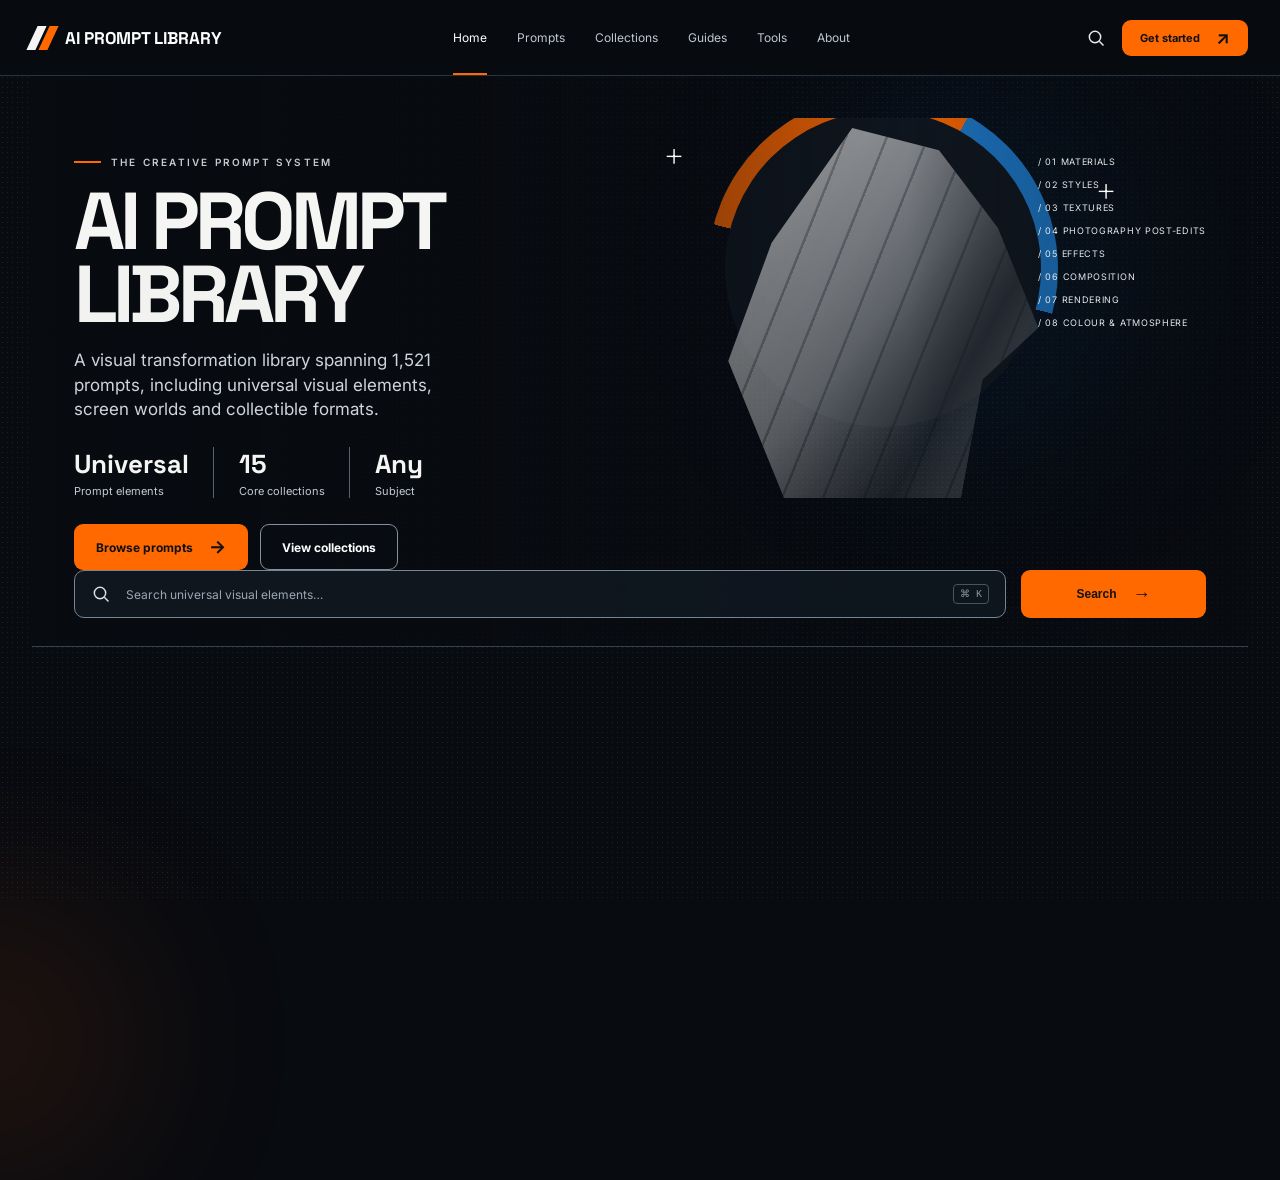
<file: index.html>
<!doctype html>
<html lang="en">
<head>
  <meta charset="utf-8">
  <meta name="viewport" content="width=device-width, initial-scale=1">
  <meta name="theme-color" content="#090b10">
  <meta name="description" content="A modular library of reusable visual prompt elements.">
  <title>AI Prompt Library — The Creative Prompt System</title>
  <link rel="preconnect" href="https://fonts.googleapis.com">
  <link rel="preconnect" href="https://fonts.gstatic.com" crossorigin>
  <link href="https://fonts.googleapis.com/css2?family=Inter:wght@400;500;600;700&family=Space+Grotesk:wght@400;500;600;700&display=swap" rel="stylesheet">
  <link rel="stylesheet" href="styles.css?v=20261121-prompt-options-v1">
  <link rel="stylesheet" href="prompt-intelligence.css?v=20261118-intelligence-v1">
</head>
<body data-page="home">
  <div class="ambient ambient-one"></div><div class="ambient ambient-two"></div>
  <header class="site-header">
    <a class="brand" href="index.html" aria-label="AI Prompt Library home"><span class="brand-mark"><i></i><i></i></span><span>AI PROMPT LIBRARY</span></a>
    <nav class="desktop-nav" aria-label="Main navigation">
      <a class="nav-link active" href="index.html">Home</a><a class="nav-link " href="explore.html#archive">Prompts</a><a class="nav-link " href="explore.html#collections">Collections</a><a class="nav-link" href="explore.html#guides">Guides</a><a class="nav-link" href="tools.html">Tools</a><a class="nav-link" href="explore.html#about">About</a>
    </nav>
    <div class="header-actions"><button class="icon-button" id="focus-search" aria-label="Focus search"><svg viewBox="0 0 24 24"><circle cx="10.8" cy="10.8" r="6.8"></circle><path d="m16 16 5 5"></path></svg></button><button class="menu-button" id="menu-toggle" aria-label="Open menu" aria-expanded="false">☰</button><a class="button button-small button-orange header-cta" href="explore.html#archive">Get started <span>↗</span></a></div>
  </header>
  <div class="mobile-menu" id="mobile-menu"><a href="index.html">Home</a><a href="explore.html#archive">Prompts</a><a href="explore.html#collections">Collections</a><a href="explore.html#guides">Guides</a><a href="tools.html">Tools</a><a href="explore.html#about">About</a></div>

  <main id="home">
    <section class="hero shell">
      <div class="hero-grid">
        <div class="hero-copy">
          <p class="eyebrow"><span class="eyebrow-line"></span> THE CREATIVE PROMPT SYSTEM</p>
          <h1>AI PROMPT<br><span>LIBRARY</span></h1>
          <p class="hero-description">A visual transformation library spanning 1,521 prompts, including universal visual elements, screen worlds and collectible formats.</p>
          <div class="stats"><div><strong>Universal</strong><span>Prompt elements</span></div><div><strong>15</strong><span>Core collections</span></div><div><strong>Any</strong><span>Subject</span></div></div>
          <div class="hero-actions"><a href="explore.html#archive" class="button button-orange">Browse prompts <span>→</span></a><a href="explore.html#collections" class="button button-outline">View collections</a></div>
        </div>
        <div class="hero-art" aria-label="Abstract monochrome sculpture with orange and blue graphic accents">
          <div class="art-orbit"></div><div class="art-grid"></div><div class="art-sculpture"></div>
          <div class="art-cross cross-one">+</div><div class="art-cross cross-two">+</div>
          <div class="hero-index"><span>/ 01 MATERIALS</span><span>/ 02 STYLES</span><span>/ 03 TEXTURES</span><span>/ 04 PHOTOGRAPHY POST-EDITS</span><span>/ 05 EFFECTS</span><span>/ 06 COMPOSITION</span><span>/ 07 RENDERING</span><span>/ 08 COLOUR & ATMOSPHERE</span></div>
        </div>
      </div>
      <form class="hero-search-row" id="hero-search-form"><label class="search-box"><svg viewBox="0 0 24 24"><circle cx="10.8" cy="10.8" r="6.8"></circle><path d="m16 16 5 5"></path></svg><input id="hero-search" type="search" placeholder="Search universal visual elements…" autocomplete="off"><kbd>⌘ K</kbd></label><button type="submit" class="button button-orange browse-button">Search <span>→</span></button></form>
    </section>

    <section class="section shell" id="collections">
      <div class="section-heading"><div><p class="eyebrow">BUILT FOR CREATIVE WORKFLOWS</p><h2>Explore the collections</h2></div><p class="section-note">Fifteen creative collections spanning universal visual systems and specialist disciplines, organised by what you select and how you design.</p><a href="explore.html#archive" class="text-link">View all collections <span>→</span></a></div>
      <div class="collection-grid" id="collection-grid"></div>
    </section>

    <section class="section shell" id="archive">
      <div class="section-heading"><div><p class="eyebrow">THE PROMPT INDEX</p><h2>Featured prompts</h2></div><p class="section-note">Hand-picked prompts from across the library.</p><a href="explore.html#archive" class="text-link">Open archive <span>→</span></a></div>
      <div class="archive-toolbar"><label class="search-box archive-search"><svg viewBox="0 0 24 24"><circle cx="10.8" cy="10.8" r="6.8"></circle><path d="m16 16 5 5"></path></svg><input id="archive-search" type="search" placeholder="Search prompts, styles, materials…" autocomplete="off"></label><select id="category-filter" aria-label="Filter by collection"><option value="all">All collections</option></select><select id="prompt-type-filter" class="intelligence-filter" aria-label="Filter by prompt type"><option value="all">All prompt types</option></select><select id="complexity-filter" class="intelligence-filter" aria-label="Filter by complexity"><option value="all">All complexity</option><option>Foundation</option><option>Advanced</option><option>Professional</option></select><select id="model-filter" aria-label="Filter by model"><option value="all">All models</option><option>Midjourney</option><option>DALL·E</option><option>Stable Diffusion</option><option>Flux</option></select><select id="sort-filter" aria-label="Sort prompts"><option value="featured">Featured</option><option value="az">A–Z</option></select></div>
      <div class="prompt-grid" id="prompt-grid"></div>
      <p class="empty-state" id="empty-state" hidden>No prompts match your search. Try a different term or collection.</p>
      <div class="archive-bottom"><span id="result-count">Showing featured prompts</span><button class="button button-outline" id="show-all">View all prompts <span>→</span></button></div>
    </section>

    

    <section class="manifesto-band shell" id="about">
      <div class="manifesto-title">Build better<br><span>AI prompts.</span></div><div class="manifesto-divider"></div><p class="manifesto-copy">Discover, copy and customise professional prompts to create higher-quality, more consistent AI images.</p>
      <div class="principle"><span class="principle-icon">▱</span><strong>Curated & considered</strong><small>Purpose-built prompt systems for creative work.</small></div><div class="principle"><span class="principle-icon">↗</span><strong>Flexible by design</strong><small>Adapt prompts to your own workflow.</small></div><div class="principle"><span class="principle-icon">◎</span><strong>Creative control</strong><small>Build more consistent, distinctive results.</small></div>
    </section>
    <section class="section shell guide-strip" id="guides"><div><p class="eyebrow">LEARN THE METHOD</p><h2>Better inputs. More intentional outputs.</h2></div><p>Explore practical guidance for structuring prompts, describing materials, controlling visual effects and building repeatable image workflows.</p><a class="button button-outline" href="explore.html#archive">Explore the library <span>→</span></a></section>
  </main>

  <footer class="site-footer shell" id="tools"><div class="footer-main">
    <div class="footer-brand"><a class="brand" href="index.html"><span class="brand-mark"><i></i><i></i></span><span>AI PROMPT LIBRARY</span></a><p>A curated collection of professional prompts for AI image creation.</p></div>
    <div class="footer-col"><strong>Library</strong><a href="explore.html#archive">All prompts</a><a href="explore.html#collections">Collections</a><a href="explore.html#archive">Featured</a><a href="explore.html#archive">New releases</a></div>
    <div class="footer-col"><strong>Resources</strong><a href="explore.html#guides">Guides</a><a href="tools.html">Tools</a><a href="explore.html#guides">Prompt tips</a><a href="explore.html#guides">Workflow ideas</a></div>
    <div class="footer-col"><strong>About</strong><a href="explore.html#about">About the project</a><a href="explore.html#about">Updates</a><a href="explore.html#about">Changelog</a><a href="explore.html#about">Contact information pending</a></div>
    <form class="newsletter" id="newsletter"><strong>Stay in the loop</strong><p>Occasional prompt releases and creative updates.</p><div class="newsletter-input"><input type="email" placeholder="Your email address" aria-label="Email address" required><button aria-label="Subscribe">→</button></div><small id="newsletter-message">No spam. Just useful creative resources.</small></form>
  </div><div class="footer-bottom"><span>© 2026 AI Prompt Library. All rights reserved.</span><div><a href="explore.html#about">Terms</a><a href="explore.html#about">Privacy</a><a href="explore.html#about">Cookies</a></div></div></footer>

  <dialog class="prompt-dialog" id="prompt-dialog"><form method="dialog"><button class="dialog-close" aria-label="Close prompt detail">×</button></form><div id="dialog-content"></div></dialog>
  <div class="toast" id="toast" role="status" aria-live="polite"></div>
  <script src="catalogue-expansion.js?v=20261122-b3-textures-v1"></script>
  <script>
    if (!Array.isArray(window.AI_PROMPT_EXPANSION)) {
      document.write('<script src="backups/2026-11-17/catalogue-expansion.js"><\\/script>');
    }
  </script>
  <script src="prompt-intelligence.js?v=20261121-intelligence-v2"></script>
  <script src="textures-v2.js?v=20261122-b3-textures-v1"></script>
  <script src="effects-v2.js?v=b4-effects-v2"></script>
  <script src="screenworlds-v2.js?v=b5-d-catalogue-v2"></script>
  <script src="app.js?v=20261122-b3-textures-v1"></script>
</body>
</html>
</file>
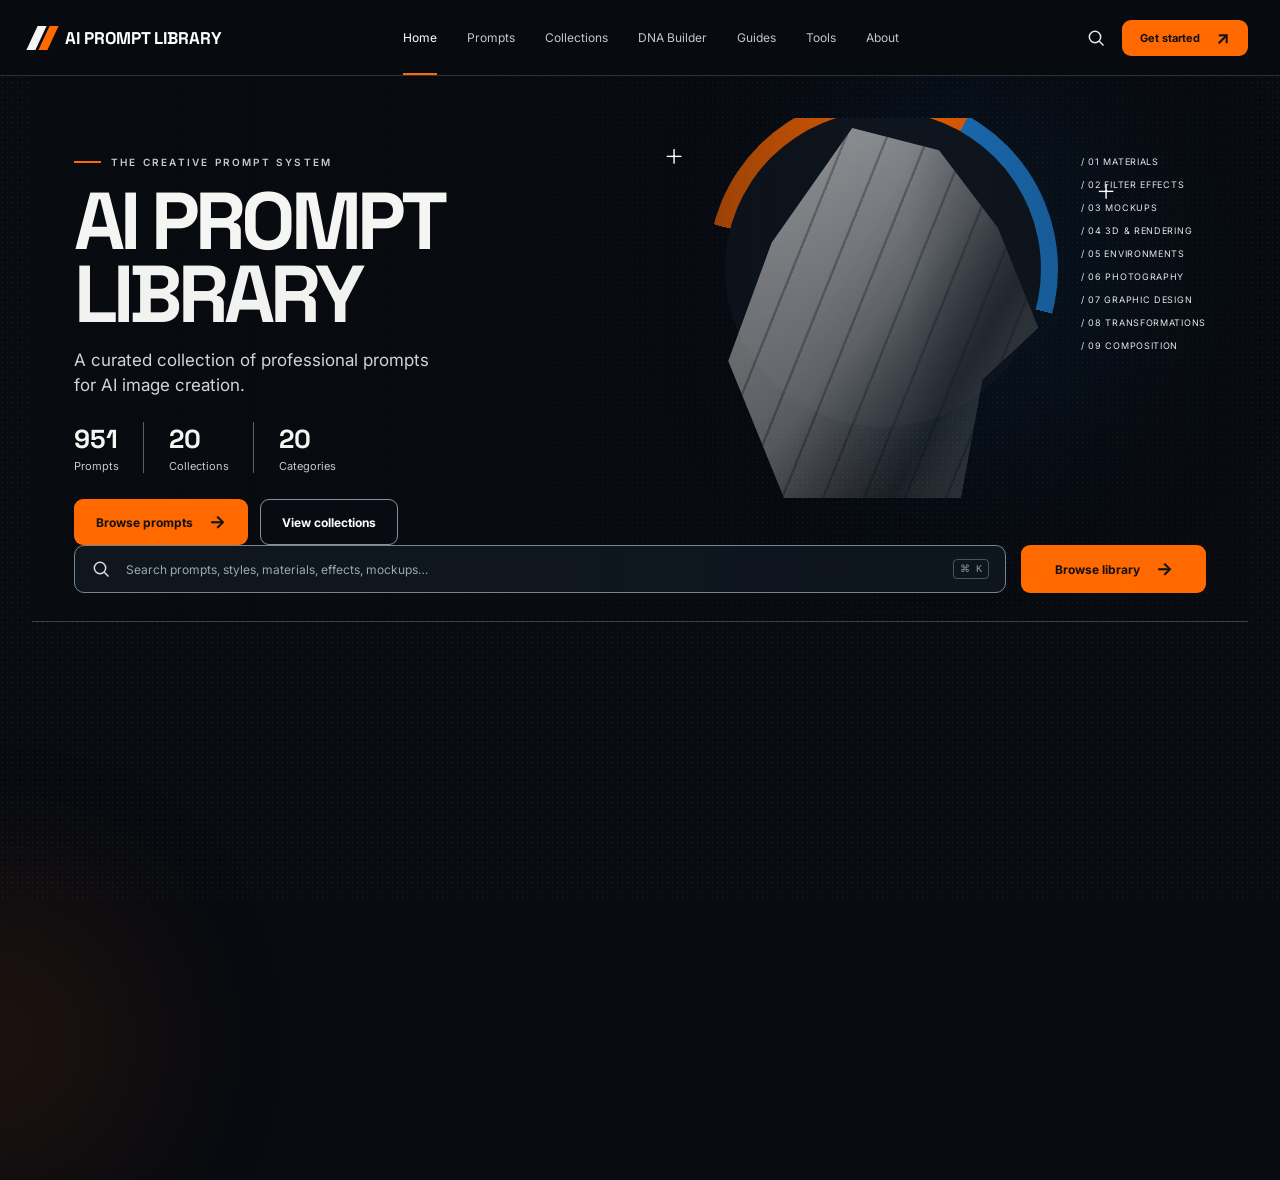
<file: backups/2026-11-17/index.html>
<!doctype html>
<html lang="en">
<head>
  <meta charset="utf-8">
  <meta name="viewport" content="width=device-width, initial-scale=1">
  <meta name="theme-color" content="#090b10">
  <meta name="description" content="A curated system of professional prompts for AI image creation. Explore materials, effects, mockups and creative workflows.">
  <title>AI Prompt Library — The Creative Prompt System</title>
  <link rel="preconnect" href="https://fonts.googleapis.com">
  <link rel="preconnect" href="https://fonts.gstatic.com" crossorigin>
  <link href="https://fonts.googleapis.com/css2?family=Inter:wght@400;500;600;700&family=Space+Grotesk:wght@400;500;600;700&display=swap" rel="stylesheet">
  <link rel="stylesheet" href="styles.css?v=20261117-animation1">
</head>
<body data-page="home">
  <div class="ambient ambient-one"></div><div class="ambient ambient-two"></div>
  <header class="site-header">
    <a class="brand" href="index.html" aria-label="AI Prompt Library home"><span class="brand-mark"><i></i><i></i></span><span>AI PROMPT LIBRARY</span></a>
    <nav class="desktop-nav" aria-label="Main navigation">
      <a class="nav-link active" href="index.html">Home</a><a class="nav-link " href="explore.html#archive">Prompts</a><a class="nav-link " href="explore.html#collections">Collections</a><a class="nav-link " href="builder.html">DNA Builder</a><a class="nav-link" href="explore.html#guides">Guides</a><a class="nav-link" href="explore.html#tools">Tools</a><a class="nav-link" href="explore.html#about">About</a>
    </nav>
    <div class="header-actions"><button class="icon-button" id="focus-search" aria-label="Focus search"><svg viewBox="0 0 24 24"><circle cx="10.8" cy="10.8" r="6.8"></circle><path d="m16 16 5 5"></path></svg></button><button class="menu-button" id="menu-toggle" aria-label="Open menu" aria-expanded="false">☰</button><a class="button button-small button-orange header-cta" href="explore.html#archive">Get started <span>↗</span></a></div>
  </header>
  <div class="mobile-menu" id="mobile-menu"><a href="index.html">Home</a><a href="explore.html#archive">Prompts</a><a href="explore.html#collections">Collections</a><a href="builder.html">DNA Builder</a><a href="explore.html#guides">Guides</a><a href="explore.html#tools">Tools</a><a href="explore.html#about">About</a></div>

  <main id="home">
    <section class="hero shell">
      <div class="hero-grid">
        <div class="hero-copy">
          <p class="eyebrow"><span class="eyebrow-line"></span> THE CREATIVE PROMPT SYSTEM</p>
          <h1>AI PROMPT<br><span>LIBRARY</span></h1>
          <p class="hero-description">A curated collection of professional prompts for AI image creation.</p>
          <div class="stats"><div><strong>951</strong><span>Prompts</span></div><div><strong>20</strong><span>Collections</span></div><div><strong>20</strong><span>Categories</span></div></div>
          <div class="hero-actions"><a href="explore.html#archive" class="button button-orange">Browse prompts <span>→</span></a><a href="explore.html#collections" class="button button-outline">View collections</a></div>
        </div>
        <div class="hero-art" aria-label="Abstract monochrome sculpture with orange and blue graphic accents">
          <div class="art-orbit"></div><div class="art-grid"></div><div class="art-sculpture"></div>
          <div class="art-cross cross-one">+</div><div class="art-cross cross-two">+</div>
          <div class="hero-index"><span>/ 01 MATERIALS</span><span>/ 02 FILTER EFFECTS</span><span>/ 03 MOCKUPS</span><span>/ 04 3D & RENDERING</span><span>/ 05 ENVIRONMENTS</span><span>/ 06 PHOTOGRAPHY</span><span>/ 07 GRAPHIC DESIGN</span><span>/ 08 TRANSFORMATIONS</span><span>/ 09 COMPOSITION</span></div>
        </div>
      </div>
      <div class="hero-search-row"><label class="search-box"><svg viewBox="0 0 24 24"><circle cx="10.8" cy="10.8" r="6.8"></circle><path d="m16 16 5 5"></path></svg><input id="hero-search" type="search" placeholder="Search prompts, styles, materials, effects, mockups…" autocomplete="off"><kbd>⌘ K</kbd></label><a href="explore.html#archive" class="button button-orange browse-button">Browse library <span>→</span></a></div>
    </section>

    <section class="section shell" id="collections">
      <div class="section-heading"><div><p class="eyebrow">BUILT FOR CREATIVE WORKFLOWS</p><h2>Explore the collections</h2></div><p class="section-note">Twenty specialist libraries, each with fifty curated prompts.</p><a href="explore.html#archive" class="text-link">View all collections <span>→</span></a></div>
      <div class="collection-grid" id="collection-grid"></div>
    </section>

    <section class="section shell" id="archive">
      <div class="section-heading"><div><p class="eyebrow">THE PROMPT INDEX</p><h2>Featured prompts</h2></div><p class="section-note">Hand-picked prompts from across the library.</p><a href="explore.html#archive" class="text-link">Open archive <span>→</span></a></div>
      <div class="archive-toolbar"><label class="search-box archive-search"><svg viewBox="0 0 24 24"><circle cx="10.8" cy="10.8" r="6.8"></circle><path d="m16 16 5 5"></path></svg><input id="archive-search" type="search" placeholder="Search prompts, styles, materials…" autocomplete="off"></label><select id="category-filter" aria-label="Filter by collection"><option value="all">All collections</option></select><select id="model-filter" aria-label="Filter by model"><option value="all">All models</option><option>Midjourney</option><option>DALL·E</option><option>Stable Diffusion</option><option>Flux</option></select><select id="visual-filter" aria-label="Filter by visual quality"><option value="all">All visual traits</option><option value="metal">Metal</option><option value="texture">Texture</option><option value="glass">Glass</option><option value="editorial">Editorial</option><option value="cinematic">Cinematic</option><option value="macro">Macro</option></select><select id="sort-filter" aria-label="Sort prompts"><option value="featured">Featured</option><option value="az">A–Z</option></select></div>
      <div class="prompt-grid" id="prompt-grid"></div>
      <p class="empty-state" id="empty-state" hidden>No prompts match your search. Try a different term or collection.</p>
      <div class="archive-bottom"><span id="result-count">Showing featured prompts</span><button class="button button-outline" id="show-all">View all prompts <span>→</span></button></div>
    </section>

    <section class="section shell" id="dna-builder"><div class="section-heading"><div><p class="eyebrow">BUILD A COMPOSITE PROMPT</p><h2>Prompt DNA Builder</h2></div><p class="section-note">Combine a specialist prompt with art direction choices.</p></div><div class="builder-panel"><label>Base prompt<select id="builder-base"></select></label><label>Visual style<select id="builder-style"><option>Photorealistic editorial</option><option>Cinematic surrealism</option><option>Minimalist brutalism</option><option>Neo-expressionist fine art</option><option>Premium commercial product</option></select></label><label>Lighting<select id="builder-light"><option>Soft directional studio lighting</option><option>Dramatic cinematic chiaroscuro</option><option>Diffuse overcast daylight</option><option>Hard specular strip lighting</option><option>Atmospheric volumetric lighting</option></select></label><label>Composition<select id="builder-frame"><option>Balanced three-quarter composition</option><option>Centered symmetrical composition</option><option>Dynamic diagonal composition</option><option>Macro detail with shallow depth</option><option>Negative-space editorial framing</option></select></label><div class="prompt-code builder-output" id="builder-output"></div><button class="button button-orange" id="copy-builder">Copy composed prompt</button></div></section>

    <section class="manifesto-band shell" id="about">
      <div class="manifesto-title">Build better<br><span>AI prompts.</span></div><div class="manifesto-divider"></div><p class="manifesto-copy">Discover, copy and customise professional prompts to create higher-quality, more consistent AI images.</p>
      <div class="principle"><span class="principle-icon">▱</span><strong>Curated & considered</strong><small>Purpose-built prompt systems for creative work.</small></div><div class="principle"><span class="principle-icon">↗</span><strong>Flexible by design</strong><small>Adapt prompts to your own workflow.</small></div><div class="principle"><span class="principle-icon">◎</span><strong>Creative control</strong><small>Build more consistent, distinctive results.</small></div>
    </section>
    <section class="section shell guide-strip" id="guides"><div><p class="eyebrow">LEARN THE METHOD</p><h2>Better inputs. More intentional outputs.</h2></div><p>Explore practical guidance for structuring prompts, describing materials, controlling visual effects and building repeatable image workflows.</p><a class="button button-outline" href="explore.html#archive">Explore the library <span>→</span></a></section>
  </main>

  <footer class="site-footer shell" id="tools"><div class="footer-main">
    <div class="footer-brand"><a class="brand" href="index.html"><span class="brand-mark"><i></i><i></i></span><span>AI PROMPT LIBRARY</span></a><p>A curated collection of professional prompts for AI image creation.</p></div>
    <div class="footer-col"><strong>Library</strong><a href="explore.html#archive">All prompts</a><a href="explore.html#collections">Collections</a><a href="explore.html#archive">Featured</a><a href="explore.html#archive">New releases</a></div>
    <div class="footer-col"><strong>Resources</strong><a href="explore.html#guides">Guides</a><a href="explore.html#tools">Tools</a><a href="explore.html#guides">Prompt tips</a><a href="explore.html#guides">Workflow ideas</a></div>
    <div class="footer-col"><strong>About</strong><a href="explore.html#about">About the project</a><a href="explore.html#about">Updates</a><a href="explore.html#about">Changelog</a><a href="explore.html#about">Contact information pending</a></div>
    <form class="newsletter" id="newsletter"><strong>Stay in the loop</strong><p>Occasional prompt releases and creative updates.</p><div class="newsletter-input"><input type="email" placeholder="Your email address" aria-label="Email address" required><button aria-label="Subscribe">→</button></div><small id="newsletter-message">No spam. Just useful creative resources.</small></form>
  </div><div class="footer-bottom"><span>© 2026 AI Prompt Library. All rights reserved.</span><div><a href="explore.html#about">Terms</a><a href="explore.html#about">Privacy</a><a href="explore.html#about">Cookies</a></div></div></footer>

  <dialog class="prompt-dialog" id="prompt-dialog"><form method="dialog"><button class="dialog-close" aria-label="Close prompt detail">×</button></form><div id="dialog-content"></div></dialog>
  <div class="toast" id="toast" role="status" aria-live="polite"></div>
  <script src="catalogue-expansion.js?v=20261117-animation1"></script>
  <script src="app.js?v=20261117-indexall"></script>
</body>
</html>
</file>
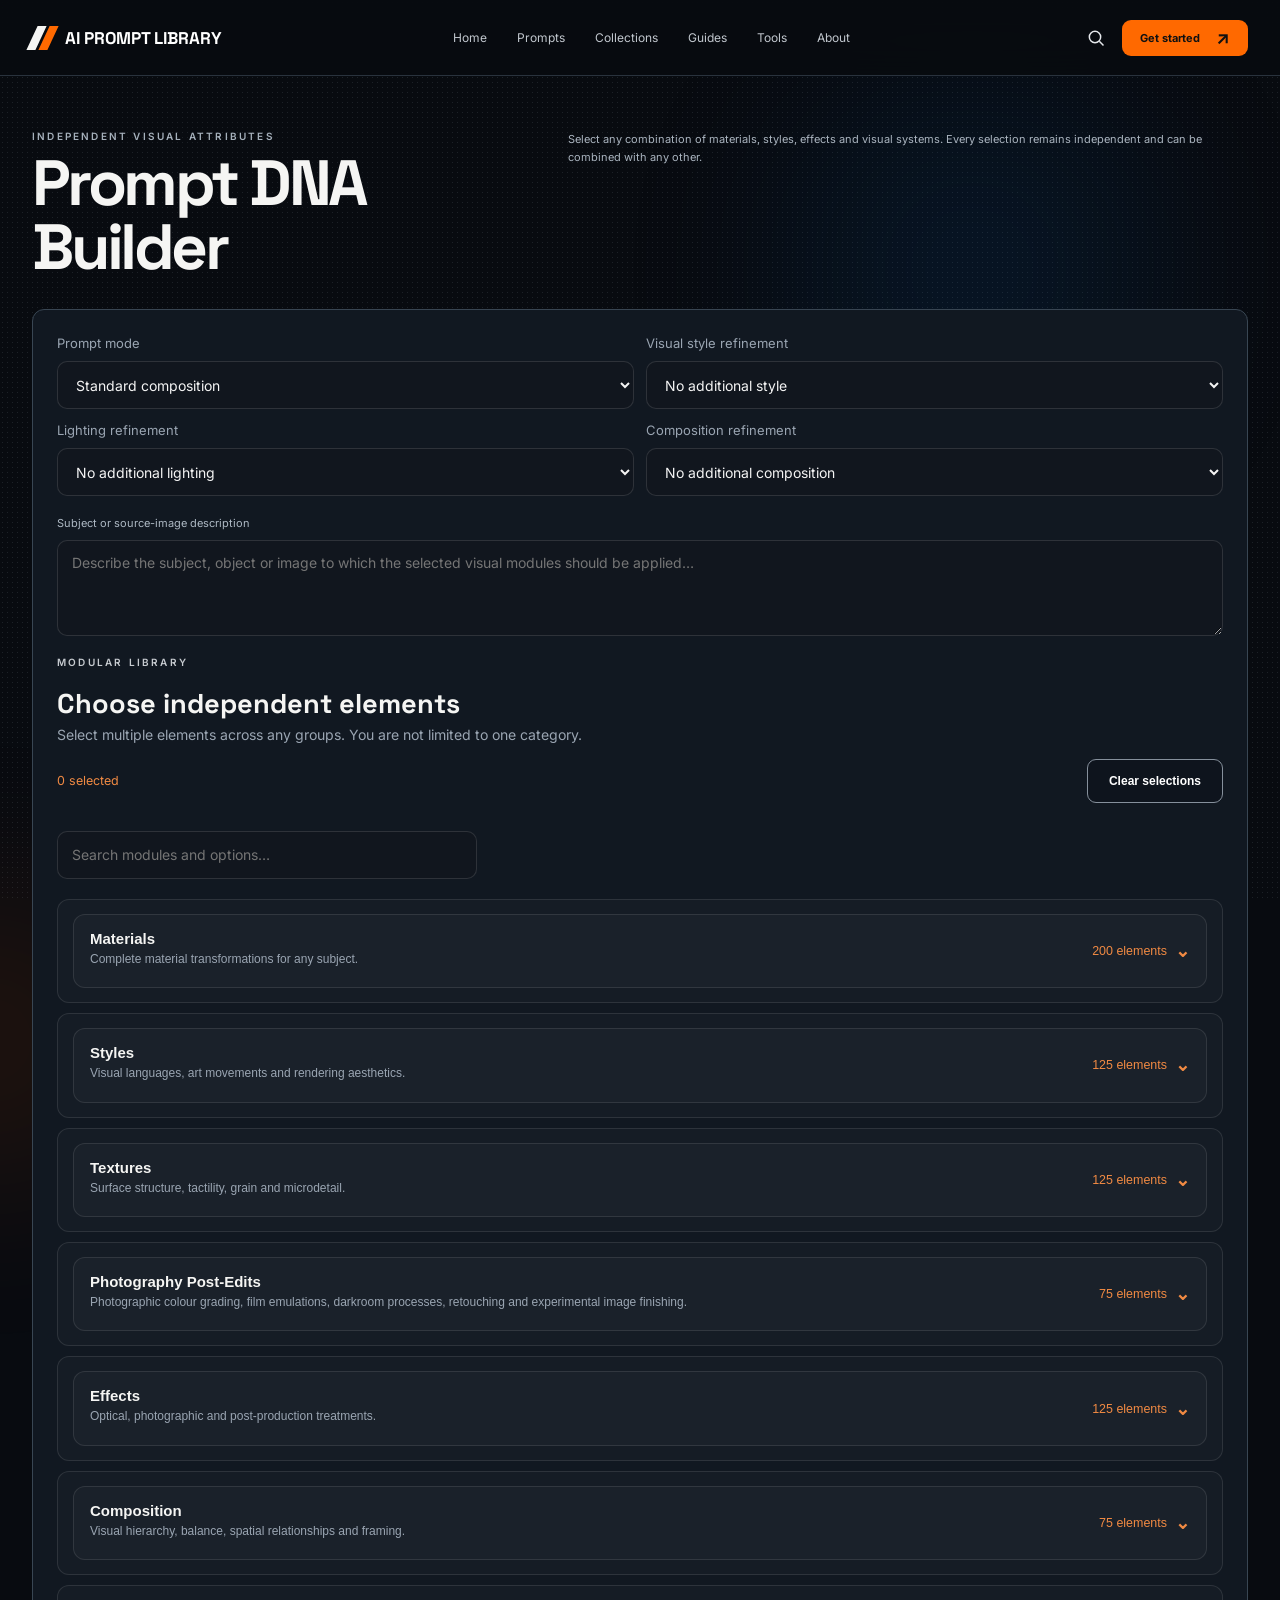
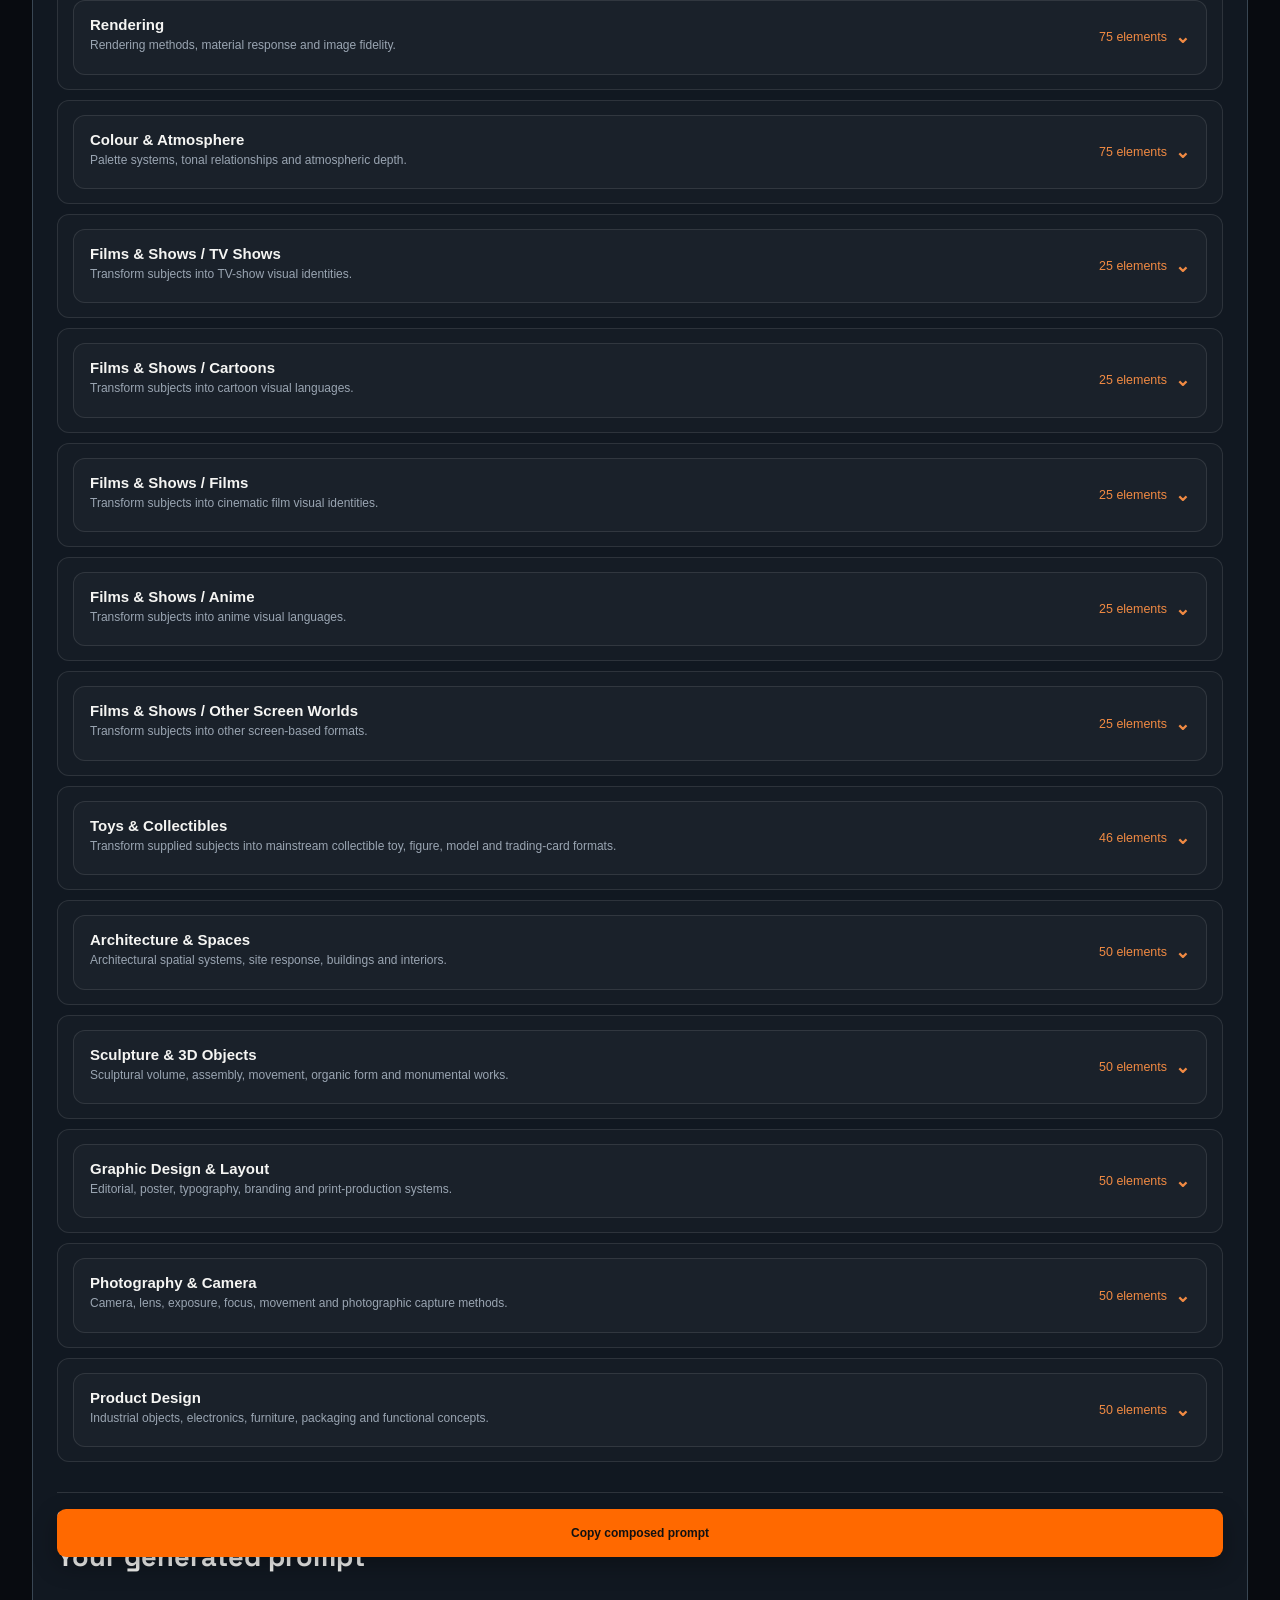
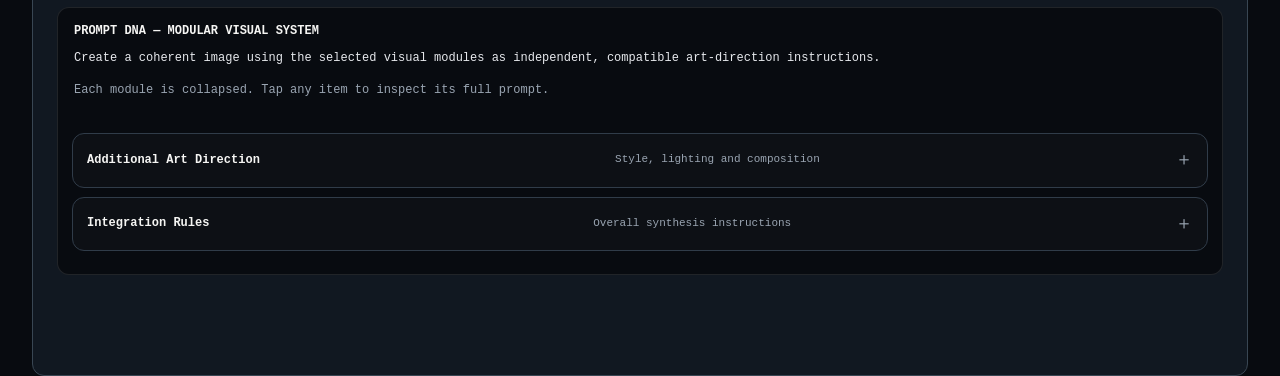
<file: builder.html>
<!doctype html>
<html lang="en">
<head>
  <meta charset="utf-8">
  <meta name="viewport" content="width=device-width, initial-scale=1">
  <meta name="theme-color" content="#090b10">
  <meta name="description" content="Build modular image prompts by combining independent materials, styles, effects, lighting and rendering systems.">
  <title>Prompt DNA Builder — AI Prompt Library</title>
  <link rel="preconnect" href="https://fonts.googleapis.com">
  <link rel="preconnect" href="https://fonts.gstatic.com" crossorigin>
  <link href="https://fonts.googleapis.com/css2?family=Inter:wght@400;500;600;700&family=Space+Grotesk:wght@400;500;600;700&display=swap" rel="stylesheet">
  <link rel="stylesheet" href="styles.css?v=20261121-prompt-options-v1">
  <link rel="stylesheet" href="prompt-intelligence.css?v=20261118-collapse-modules-v2">
</head>
<body data-page="builder">
  <div class="ambient ambient-one"></div><div class="ambient ambient-two"></div>
  <header class="site-header">
    <a class="brand" href="index.html" aria-label="AI Prompt Library home"><span class="brand-mark"><i></i><i></i></span><span>AI PROMPT LIBRARY</span></a>
    <nav class="desktop-nav" aria-label="Main navigation">
      <a class="nav-link " href="index.html">Home</a><a class="nav-link " href="explore.html#archive">Prompts</a><a class="nav-link " href="explore.html#collections">Collections</a><a class="nav-link" href="explore.html#guides">Guides</a><a class="nav-link" href="tools.html">Tools</a><a class="nav-link" href="explore.html#about">About</a>
    </nav>
    <div class="header-actions"><button class="icon-button" id="focus-search" aria-label="Focus search"><svg viewBox="0 0 24 24"><circle cx="10.8" cy="10.8" r="6.8"></circle><path d="m16 16 5 5"></path></svg></button><button class="menu-button" id="menu-toggle" aria-label="Open menu" aria-expanded="false">☰</button><a class="button button-small button-orange header-cta" href="explore.html#archive">Get started <span>↗</span></a></div>
  </header>
  <div class="mobile-menu" id="mobile-menu"><a href="index.html">Home</a><a href="explore.html#archive">Prompts</a><a href="explore.html#collections">Collections</a><a href="explore.html#guides">Guides</a><a href="tools.html">Tools</a><a href="explore.html#about">About</a></div>

  <main id="builder-page">
    <section class="section shell builder-hero">
      <div class="section-heading"><div><p class="eyebrow">INDEPENDENT VISUAL ATTRIBUTES</p><h1>Prompt DNA Builder</h1></div><p class="section-note">Select any combination of materials, styles, effects and visual systems. Every selection remains independent and can be combined with any other.</p></div>
      <div class="builder-panel">
        <div class="builder-controls">
          <label>Prompt mode<select id="builder-type"><option value="standard">Standard composition</option><option value="transformation">Image transformation</option><option value="art-dna">ART DNA system</option></select></label>
          <label>Visual style refinement<select id="builder-style"><option value="">No additional style</option><option>Photorealistic editorial</option><option>Cinematic surrealism</option><option>Minimalist brutalism</option><option>Neo-expressionist fine art</option><option>Premium commercial finish</option><option>Japanese contemporary graphic art</option></select></label>
          <label>Lighting refinement<select id="builder-light"><option value="">No additional lighting</option><option>Soft directional studio lighting</option><option>Dramatic cinematic chiaroscuro</option><option>Diffuse overcast daylight</option><option>Hard specular strip lighting</option><option>Atmospheric volumetric lighting</option><option>Low-key controlled illumination</option></select></label>
          <label>Composition refinement<select id="builder-frame"><option value="">No additional composition</option><option>Balanced three-quarter composition</option><option>Centered symmetrical composition</option><option>Dynamic diagonal composition</option><option>Layered spatial composition</option><option>Negative-space editorial framing</option><option>Asymmetrical visual balance</option></select></label>
        </div>
        <section class="transformation-controls" id="transformation-controls" hidden aria-labelledby="transformation-heading">
          <div class="transformation-controls-heading"><p class="eyebrow">SPECIALIST TRANSFORMATION ARCHITECTURE</p><h2 id="transformation-heading">Define how the source changes</h2><p>Choose the transformation logic independently from the subject. The generated UTP will preserve the source according to your selected preservation contract.</p></div>
          <label>Transformation architecture<select id="transformation-architecture">
            <option value="material">Material transformation</option><option value="surface">Surface transformation</option><option value="texture">Texture transformation</option><option value="style-transfer">Style transfer</option><option value="effect">Effects transformation</option><option value="hybrid">Hybrid transformation</option>
          </select></label>
          <label>Target treatment / visual objective<textarea id="transformation-target" rows="3" placeholder="e.g. Transform the supplied ceramic vase into translucent smoked glass with a satin-polished finish…"></textarea></label>
          <label>Source preservation contract<select id="transformation-preservation">
            <option value="strict">Strict identity and composition lock</option><option value="structural">Preserve subject structure and composition</option><option value="reinterpret">Preserve identity anchors; allow controlled reinterpretation</option>
          </select></label>
          <p class="transformation-note">The five architectures separate material identity, surface treatment, microtexture, visual-language transfer and multi-treatment orchestration. They do not replace your selected visual modules.</p>
        </section>
        <label class="builder-source-label">Subject or source-image description<textarea id="builder-source" rows="3" placeholder="Describe the subject, object or image to which the selected visual modules should be applied…"></textarea></label>
        <div class="builder-selection-bar"><div><p class="eyebrow">MODULAR LIBRARY</p><h2>Choose independent elements</h2><p>Select multiple elements across any groups. You are not limited to one category.</p></div><div class="builder-selection-actions"><span id="builder-selection-count">0 selected</span><button class="button button-outline" id="builder-clear" type="button">Clear selections</button></div><div class="builder-module-search"><input id="builder-module-search" type="search" placeholder="Search modules and options…" aria-label="Search builder options"></div></div>
        <div id="builder-modules"></div>
        <div class="builder-output-wrap"><div class="builder-output-heading"><div><p class="eyebrow">COMPOSED OUTPUT</p><h2>Your generated prompt</h2></div></div><pre class="prompt-code builder-output" id="builder-output" aria-live="polite"></pre><button class="button button-orange" id="copy-builder" type="button">Copy composed prompt</button></div>
      </div>
    </section>
  </main>
  <footer class="site-footer shell" id="tools"><div class="footer-main">
    <div class="footer-brand"><a class="brand" href="index.html"><span class="brand-mark"><i></i><i></i></span><span>AI PROMPT LIBRARY</span></a><p>A visual transformation library spanning 1,521 prompts across fifteen collections, including universal visual elements, screen worlds, collectibles and specialist creative disciplines.</p></div>
    <div class="footer-col"><strong>Library</strong><a href="explore.html#archive">All prompts</a><a href="explore.html#collections">Collections</a><a href="explore.html#archive">Featured</a><a href="explore.html#archive">New releases</a></div>
    <div class="footer-col"><strong>Resources</strong><a href="explore.html#guides">Guides</a><a href="tools.html">Tools</a><a href="explore.html#guides">Prompt tips</a><a href="explore.html#guides">Workflow ideas</a></div>
    <div class="footer-col"><strong>About</strong><a href="explore.html#about">About the project</a><a href="explore.html#about">Updates</a><a href="explore.html#about">Changelog</a><a href="explore.html#about">Contact information pending</a></div>
    <form class="newsletter" id="newsletter"><strong>Stay in the loop</strong><p>Occasional prompt releases and creative updates.</p><div class="newsletter-input"><input type="email" placeholder="Your email address" aria-label="Email address" required><button aria-label="Subscribe">→</button></div><small id="newsletter-message">No spam. Just useful creative resources.</small></form>
  </div><div class="footer-bottom"><span>© 2026 AI Prompt Library. All rights reserved.</span><div><a href="explore.html#about">Terms</a><a href="explore.html#about">Privacy</a><a href="explore.html#about">Cookies</a></div></div></footer>

  <dialog class="prompt-dialog" id="prompt-dialog"><form method="dialog"><button class="dialog-close" aria-label="Close prompt detail">×</button></form><div id="dialog-content"></div></dialog>
  <div class="toast" id="toast" role="status" aria-live="polite"></div>
  <script src="catalogue-expansion.js?v=20261122-b3-textures-v1"></script>
  <script>
    if (!Array.isArray(window.AI_PROMPT_EXPANSION)) {
      document.write('<script src="backups/2026-11-17/catalogue-expansion.js"><\\/script>');
    }
  </script>
  <script src="prompt-intelligence.js?v=20261121-intelligence-v2"></script>
  <script src="textures-v2.js?v=20261122-b3-textures-v1"></script>
  <script src="effects-v2.js?v=b4-effects-v2"></script>
  <script src="screenworlds-v2.js?v=b5-d-catalogue-v2"></script>
  <script src="app.js?v=20261122-b3-textures-v1"></script>
  <script src="transformation-system.js?v=20261122-b3-textures-v1"></script>
</body>
</html>
</file>
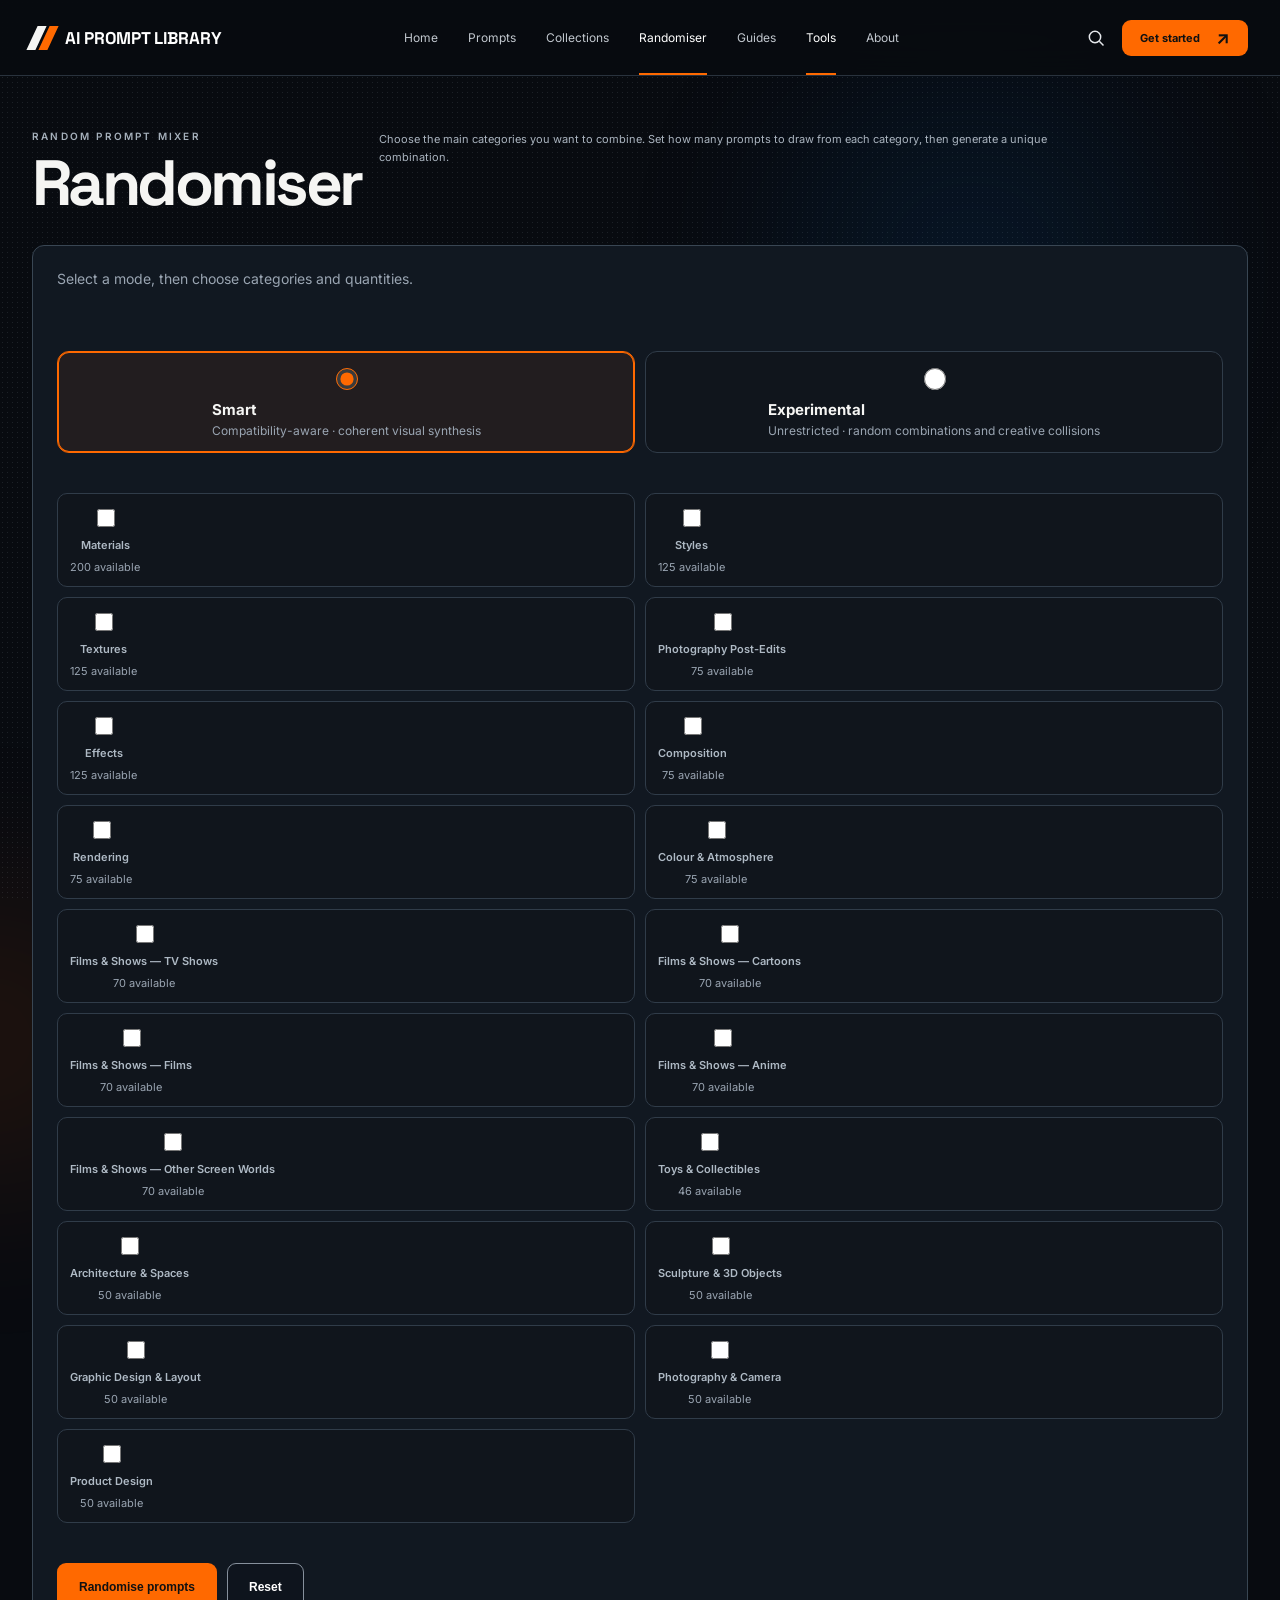
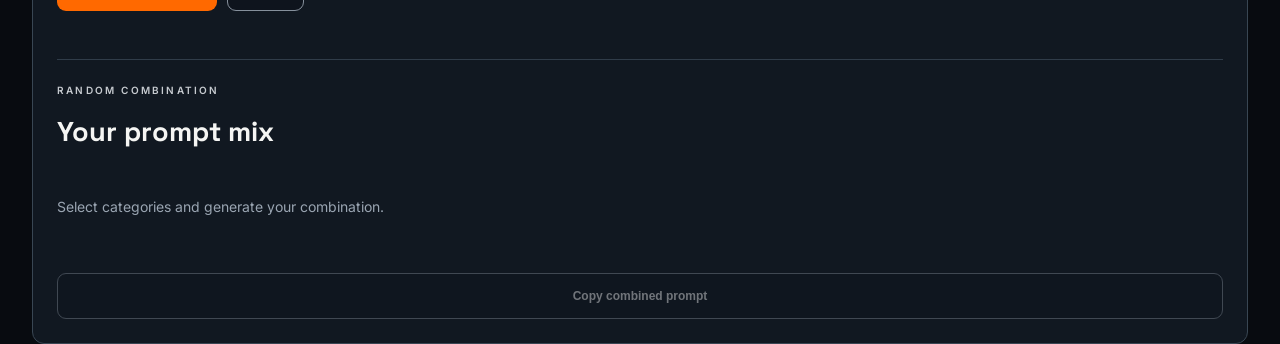
<file: randomiser.html>
<!doctype html>
<html lang="en">
<head>
  <meta charset="utf-8">
  <meta name="viewport" content="width=device-width, initial-scale=1">
  <meta name="theme-color" content="#090b10">
  <meta name="description" content="Build modular image prompts by combining independent materials, styles, effects, lighting and rendering systems.">
  <title>Prompt DNA Builder — AI Prompt Library</title>
  <link rel="preconnect" href="https://fonts.googleapis.com">
  <link rel="preconnect" href="https://fonts.gstatic.com" crossorigin>
  <link href="https://fonts.googleapis.com/css2?family=Inter:wght@400;500;600;700&family=Space+Grotesk:wght@400;500;600;700&display=swap" rel="stylesheet">
  <link rel="stylesheet" href="styles.css?v=20261121-prompt-options-v1">
  <link rel="stylesheet" href="prompt-intelligence.css?v=20261118-randomiser-rebuild-v7">
</head>
<body data-page="builder">
  <div class="ambient ambient-one"></div><div class="ambient ambient-two"></div>
  <header class="site-header">
    <a class="brand" href="index.html" aria-label="AI Prompt Library home"><span class="brand-mark"><i></i><i></i></span><span>AI PROMPT LIBRARY</span></a>
    <nav class="desktop-nav" aria-label="Main navigation">
      <a class="nav-link " href="index.html">Home</a><a class="nav-link " href="explore.html#archive">Prompts</a><a class="nav-link " href="explore.html#collections">Collections</a><a class="nav-link active" href="randomiser.html">Randomiser</a><a class="nav-link" href="explore.html#guides">Guides</a><a class="nav-link active" href="tools.html">Tools</a><a class="nav-link" href="explore.html#about">About</a>
    </nav>
    <div class="header-actions"><button class="icon-button" id="focus-search" aria-label="Focus search"><svg viewBox="0 0 24 24"><circle cx="10.8" cy="10.8" r="6.8"></circle><path d="m16 16 5 5"></path></svg></button><button class="menu-button" id="menu-toggle" aria-label="Open menu" aria-expanded="false">☰</button><a class="button button-small button-orange header-cta" href="explore.html#archive">Get started <span>↗</span></a></div>
  </header>
  <div class="mobile-menu" id="mobile-menu"><a href="index.html">Home</a><a href="explore.html#archive">Prompts</a><a href="explore.html#collections">Collections</a><a href="explore.html#guides">Guides</a><a href="tools.html">Tools</a><a href="explore.html#about">About</a></div>

  <main id="randomiser-page">
<section class="section shell builder-hero">
<div class="section-heading"><div><p class="eyebrow">RANDOM PROMPT MIXER</p><h1>Randomiser</h1></div><p class="section-note">Choose the main categories you want to combine. Set how many prompts to draw from each category, then generate a unique combination.</p></div>
<div class="builder-panel randomiser-panel">
<div class="randomiser-intro"><p>Select a mode, then choose categories and quantities.</p></div><div class="randomiser-mode-selector"><label class="randomiser-mode-option"><input type="radio" name="randomiser-mode" value="smart" id="randomiser-mode-smart" checked><span><strong>Smart</strong><small>Compatibility-aware · coherent visual synthesis</small></span></label><label class="randomiser-mode-option"><input type="radio" name="randomiser-mode" value="experimental" id="randomiser-mode-experimental"><span><strong>Experimental</strong><small>Unrestricted · random combinations and creative collisions</small></span></label></div>
<div id="randomiser-categories" class="randomiser-categories"></div>
<div class="randomiser-actions"><button class="button button-orange" id="randomiser-generate" type="button">Randomise prompts</button><button class="button button-outline" id="randomiser-clear" type="button">Reset</button></div>
<div class="randomiser-result-wrap"><div class="builder-output-heading"><div><p class="eyebrow">RANDOM COMBINATION</p><h2 id="randomiser-result-title">Your prompt mix</h2></div></div><div id="randomiser-result" class="randomiser-result"><p class="randomiser-placeholder">Select categories and generate your combination.</p></div><div id="randomiser-compatibility" class="compatibility-panel" hidden></div><button class="button button-outline" id="randomiser-copy" type="button" disabled>Copy combined prompt</button></div>
</div></section></main>
  <footer class="site-footer shell" id="tools"><div class="footer-main">
    <div class="footer-brand"><a class="brand" href="index.html"><span class="brand-mark"><i></i><i></i></span><span>AI PROMPT LIBRARY</span></a><p>A visual transformation library spanning 1,521 prompts, including universal visual elements, screen worlds and collectible formats.</p></div>
    <div class="footer-col"><strong>Library</strong><a href="explore.html#archive">All prompts</a><a href="explore.html#collections">Collections</a><a href="explore.html#archive">Featured</a><a href="explore.html#archive">New releases</a></div>
    <div class="footer-col"><strong>Resources</strong><a href="explore.html#guides">Guides</a><a href="tools.html">Tools</a><a href="explore.html#guides">Prompt tips</a><a href="explore.html#guides">Workflow ideas</a></div>
    <div class="footer-col"><strong>About</strong><a href="explore.html#about">About the project</a><a href="explore.html#about">Updates</a><a href="explore.html#about">Changelog</a><a href="explore.html#about">Contact information pending</a></div>
    <form class="newsletter" id="newsletter"><strong>Stay in the loop</strong><p>Occasional prompt releases and creative updates.</p><div class="newsletter-input"><input type="email" placeholder="Your email address" aria-label="Email address" required><button aria-label="Subscribe">→</button></div><small id="newsletter-message">No spam. Just useful creative resources.</small></form>
  </div><div class="footer-bottom"><span>© 2026 AI Prompt Library. All rights reserved.</span><div><a href="explore.html#about">Terms</a><a href="explore.html#about">Privacy</a><a href="explore.html#about">Cookies</a></div></div></footer>


<div class="toast" id="toast" role="status" aria-live="polite"></div>
<script src="catalogue-expansion.js?v=20261122-b3-textures-v1"></script>
<script src="prompt-intelligence.js?v=20261121-intelligence-v2"></script>
  <script src="textures-v2.js?v=20261122-b3-textures-v1"></script>
  <script src="app.js?v=20261122-b3-textures-v1"></script>
  <script src="effects-v2.js?v=b4-effects-v2"></script>
  <script src="screenworlds-v2.js?v=b5-d-catalogue-v2"></script>
<script src="randomiser.js?v=20261122-b3-textures-v1"></script>
</body></html>
</file>
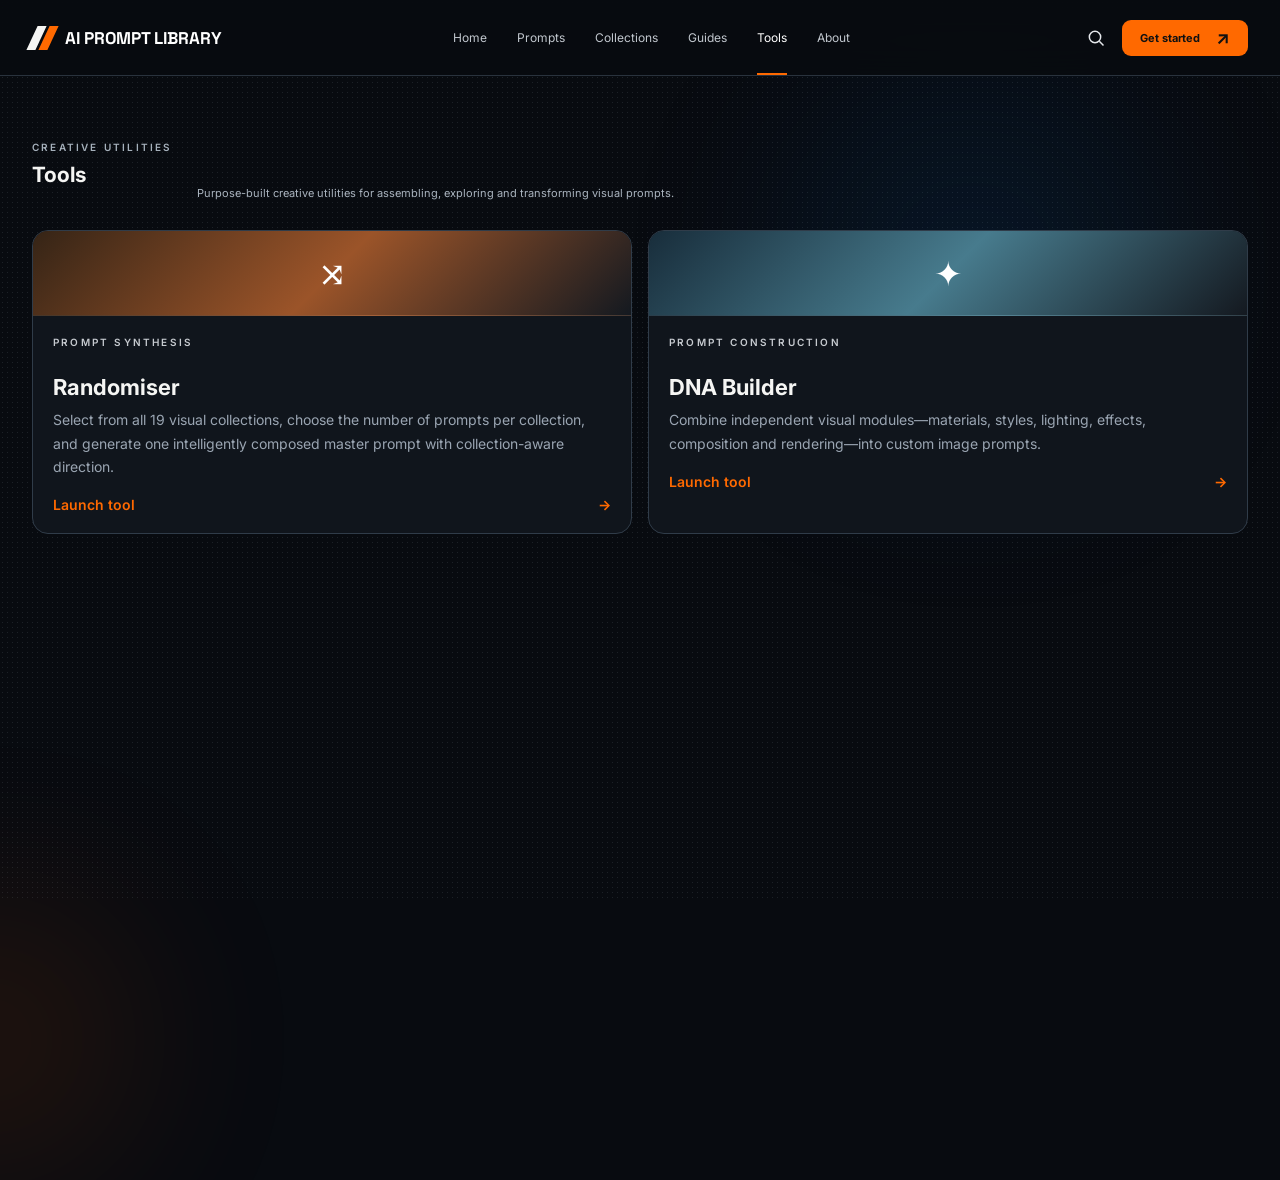
<file: tools.html>
<!doctype html>
<html lang="en">
<head>
  <meta charset="utf-8">
  <meta name="viewport" content="width=device-width, initial-scale=1">
  <meta name="theme-color" content="#090b10">
  <meta name="description" content="A modular library of reusable visual prompt elements.">
  <title>AI Prompt Library — The Creative Prompt System</title>
  <link rel="preconnect" href="https://fonts.googleapis.com">
  <link rel="preconnect" href="https://fonts.gstatic.com" crossorigin>
  <link href="https://fonts.googleapis.com/css2?family=Inter:wght@400;500;600;700&family=Space+Grotesk:wght@400;500;600;700&display=swap" rel="stylesheet">
  <link rel="stylesheet" href="styles.css?v=20261118-collections-expansion-v1">
  <link rel="stylesheet" href="prompt-intelligence.css?v=20261118-intelligence-v1">
</head>
<body data-page="home">
  <div class="ambient ambient-one"></div><div class="ambient ambient-two"></div>
  <header class="site-header">
    <a class="brand" href="index.html" aria-label="AI Prompt Library home"><span class="brand-mark"><i></i><i></i></span><span>AI PROMPT LIBRARY</span></a>
    <nav class="desktop-nav" aria-label="Main navigation">
      <a class="nav-link" href="index.html">Home</a><a class="nav-link " href="explore.html#archive">Prompts</a><a class="nav-link " href="explore.html#collections">Collections</a><a class="nav-link" href="explore.html#guides">Guides</a><a class="nav-link active" href="tools.html">Tools</a><a class="nav-link" href="explore.html#about">About</a>
    </nav>
    <div class="header-actions"><button class="icon-button" id="focus-search" aria-label="Focus search"><svg viewBox="0 0 24 24"><circle cx="10.8" cy="10.8" r="6.8"></circle><path d="m16 16 5 5"></path></svg></button><button class="menu-button" id="menu-toggle" aria-label="Open menu" aria-expanded="false">☰</button><a class="button button-small button-orange header-cta" href="explore.html#archive">Get started <span>↗</span></a></div>
  </header>
  <div class="mobile-menu" id="mobile-menu"><a href="index.html">Home</a><a href="explore.html#archive">Prompts</a><a href="explore.html#collections">Collections</a><a href="explore.html#guides">Guides</a><a href="tools.html">Tools</a><a href="explore.html#about">About</a></div>

  <main id="tools-page"><section class="section shell tools-hero"><div class="section-heading"><div><p class="eyebrow">CREATIVE UTILITIES</p><h1>Tools</h1></div><p class="section-note">Purpose-built creative utilities for assembling, exploring and transforming visual prompts.</p></div><div class="tools-grid"><a class="tool-card" href="randomiser.html" style="--tool-bg:linear-gradient(135deg,#352416,#9b5429 50%,#141920)"><div class="tool-card-icon">⤨</div><div class="tool-card-body"><span class="eyebrow">PROMPT SYNTHESIS</span><h2>Randomiser</h2><p>Select from all 19 visual collections, choose the number of prompts per collection, and generate one intelligently composed master prompt with collection-aware direction.</p><span class="tool-card-action">Launch tool <b>→</b></span></div></a><a class="tool-card" href="builder.html" style="--tool-bg:linear-gradient(135deg,#182d3b,#477b8d 50%,#141920)"><div class="tool-card-icon">✦</div><div class="tool-card-body"><span class="eyebrow">PROMPT CONSTRUCTION</span><h2>DNA Builder</h2><p>Combine independent visual modules—materials, styles, lighting, effects, composition and rendering—into custom image prompts.</p><span class="tool-card-action">Launch tool <b>→</b></span></div></a></div></section></main><footer class="site-footer shell" id="tools"><div class="footer-main">
    <div class="footer-brand"><a class="brand" href="index.html"><span class="brand-mark"><i></i><i></i></span><span>AI PROMPT LIBRARY</span></a><p>A curated collection of professional prompts for AI image creation.</p></div>
    <div class="footer-col"><strong>Library</strong><a href="explore.html#archive">All prompts</a><a href="explore.html#collections">Collections</a><a href="explore.html#archive">Featured</a><a href="explore.html#archive">New releases</a></div>
    <div class="footer-col"><strong>Resources</strong><a href="explore.html#guides">Guides</a><a href="tools.html">Tools</a><a href="explore.html#guides">Prompt tips</a><a href="explore.html#guides">Workflow ideas</a></div>
    <div class="footer-col"><strong>About</strong><a href="explore.html#about">About the project</a><a href="explore.html#about">Updates</a><a href="explore.html#about">Changelog</a><a href="explore.html#about">Contact information pending</a></div>
    <form class="newsletter" id="newsletter"><strong>Stay in the loop</strong><p>Occasional prompt releases and creative updates.</p><div class="newsletter-input"><input type="email" placeholder="Your email address" aria-label="Email address" required><button aria-label="Subscribe">→</button></div><small id="newsletter-message">No spam. Just useful creative resources.</small></form>
  </div><div class="footer-bottom"><span>© 2026 AI Prompt Library. All rights reserved.</span><div><a href="explore.html#about">Terms</a><a href="explore.html#about">Privacy</a><a href="explore.html#about">Cookies</a></div></div></footer>

  <div class="toast" id="toast" role="status" aria-live="polite"></div><script src="catalogue-expansion.js?v=20261121-quality-audit-v1"></script><script src="prompt-intelligence.js?v=20261121-intelligence-v2"></script>
  <script src="app.js?v=20261121-quality-audit-v1"></script></body></html>
</file>
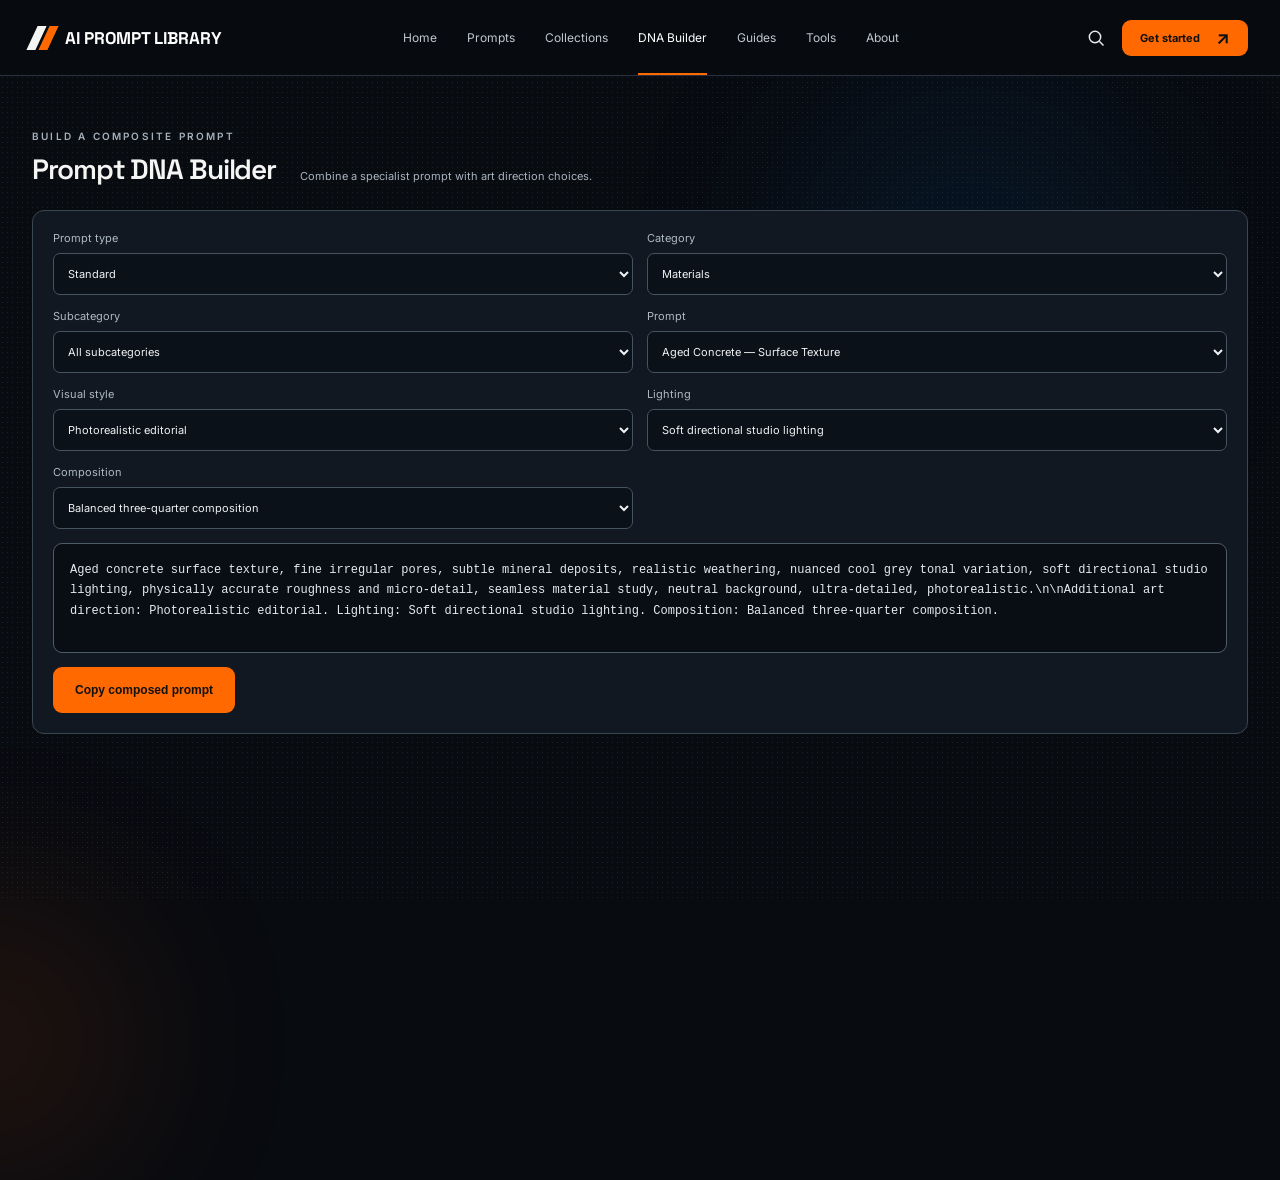
<file: backups/2026-11-17/builder.html>
<!doctype html>
<html lang="en">
<head>
  <meta charset="utf-8">
  <meta name="viewport" content="width=device-width, initial-scale=1">
  <meta name="theme-color" content="#090b10">
  <meta name="description" content="A curated system of professional prompts for AI image creation. Explore materials, effects, mockups and creative workflows.">
  <title>AI Prompt Library — The Creative Prompt System</title>
  <link rel="preconnect" href="https://fonts.googleapis.com">
  <link rel="preconnect" href="https://fonts.gstatic.com" crossorigin>
  <link href="https://fonts.googleapis.com/css2?family=Inter:wght@400;500;600;700&family=Space+Grotesk:wght@400;500;600;700&display=swap" rel="stylesheet">
  <link rel="stylesheet" href="styles.css?v=20261117-animation1">
</head>
<body data-page="builder">
  <div class="ambient ambient-one"></div><div class="ambient ambient-two"></div>
  <header class="site-header">
    <a class="brand" href="index.html" aria-label="AI Prompt Library home"><span class="brand-mark"><i></i><i></i></span><span>AI PROMPT LIBRARY</span></a>
    <nav class="desktop-nav" aria-label="Main navigation">
      <a class="nav-link " href="index.html">Home</a><a class="nav-link " href="explore.html#archive">Prompts</a><a class="nav-link " href="explore.html#collections">Collections</a><a class="nav-link active" href="builder.html">DNA Builder</a><a class="nav-link" href="explore.html#guides">Guides</a><a class="nav-link" href="explore.html#tools">Tools</a><a class="nav-link" href="explore.html#about">About</a>
    </nav>
    <div class="header-actions"><button class="icon-button" id="focus-search" aria-label="Focus search"><svg viewBox="0 0 24 24"><circle cx="10.8" cy="10.8" r="6.8"></circle><path d="m16 16 5 5"></path></svg></button><button class="menu-button" id="menu-toggle" aria-label="Open menu" aria-expanded="false">☰</button><a class="button button-small button-orange header-cta" href="explore.html#archive">Get started <span>↗</span></a></div>
  </header>
  <div class="mobile-menu" id="mobile-menu"><a href="index.html">Home</a><a href="explore.html#archive">Prompts</a><a href="explore.html#collections">Collections</a><a href="builder.html">DNA Builder</a><a href="explore.html#guides">Guides</a><a href="explore.html#tools">Tools</a><a href="explore.html#about">About</a></div>

  <main id="home">
    <section class="hero shell">
      <div class="hero-grid">
        <div class="hero-copy">
          <p class="eyebrow"><span class="eyebrow-line"></span> THE CREATIVE PROMPT SYSTEM</p>
          <h1>AI PROMPT<br><span>LIBRARY</span></h1>
          <p class="hero-description">A curated collection of professional prompts for AI image creation.</p>
          <div class="stats"><div><strong>951</strong><span>Prompts</span></div><div><strong>20</strong><span>Collections</span></div><div><strong>20</strong><span>Categories</span></div></div>
          <div class="hero-actions"><a href="explore.html#archive" class="button button-orange">Browse prompts <span>→</span></a><a href="explore.html#collections" class="button button-outline">View collections</a></div>
        </div>
        <div class="hero-art" aria-label="Abstract monochrome sculpture with orange and blue graphic accents">
          <div class="art-orbit"></div><div class="art-grid"></div><div class="art-sculpture"></div>
          <div class="art-cross cross-one">+</div><div class="art-cross cross-two">+</div>
          <div class="hero-index"><span>/ 01 MATERIALS</span><span>/ 02 FILTER EFFECTS</span><span>/ 03 MOCKUPS</span><span>/ 04 3D & RENDERING</span><span>/ 05 ENVIRONMENTS</span><span>/ 06 PHOTOGRAPHY</span><span>/ 07 GRAPHIC DESIGN</span><span>/ 08 TRANSFORMATIONS</span><span>/ 09 COMPOSITION</span></div>
        </div>
      </div>
      <div class="hero-search-row"><label class="search-box"><svg viewBox="0 0 24 24"><circle cx="10.8" cy="10.8" r="6.8"></circle><path d="m16 16 5 5"></path></svg><input id="hero-search" type="search" placeholder="Search prompts, styles, materials, effects, mockups…" autocomplete="off"><kbd>⌘ K</kbd></label><a href="explore.html#archive" class="button button-orange browse-button">Browse library <span>→</span></a></div>
    </section>

    <section class="section shell" id="collections">
      <div class="section-heading"><div><p class="eyebrow">BUILT FOR CREATIVE WORKFLOWS</p><h2>Explore the collections</h2></div><p class="section-note">Twenty specialist libraries, each with fifty curated prompts.</p><a href="explore.html#archive" class="text-link">View all collections <span>→</span></a></div>
      <div class="collection-grid" id="collection-grid"></div>
    </section>

    <section class="section shell" id="archive">
      <div class="section-heading"><div><p class="eyebrow">THE PROMPT INDEX</p><h2>Featured prompts</h2></div><p class="section-note">Hand-picked prompts from across the library.</p><a href="explore.html#archive" class="text-link">Open archive <span>→</span></a></div>
      <div class="archive-toolbar"><label class="search-box archive-search"><svg viewBox="0 0 24 24"><circle cx="10.8" cy="10.8" r="6.8"></circle><path d="m16 16 5 5"></path></svg><input id="archive-search" type="search" placeholder="Search prompts, styles, materials…" autocomplete="off"></label><select id="category-filter" aria-label="Filter by collection"><option value="all">All collections</option></select><select id="model-filter" aria-label="Filter by model"><option value="all">All models</option><option>Midjourney</option><option>DALL·E</option><option>Stable Diffusion</option><option>Flux</option></select><select id="visual-filter" aria-label="Filter by visual quality"><option value="all">All visual traits</option><option value="metal">Metal</option><option value="texture">Texture</option><option value="glass">Glass</option><option value="editorial">Editorial</option><option value="cinematic">Cinematic</option><option value="macro">Macro</option></select><select id="sort-filter" aria-label="Sort prompts"><option value="featured">Featured</option><option value="az">A–Z</option></select></div>
      <div class="prompt-grid" id="prompt-grid"></div>
      <p class="empty-state" id="empty-state" hidden>No prompts match your search. Try a different term or collection.</p>
      <div class="archive-bottom"><span id="result-count">Showing featured prompts</span><button class="button button-outline" id="show-all">View all prompts <span>→</span></button></div>
    </section>

    <section class="section shell" id="dna-builder"><div class="section-heading"><div><p class="eyebrow">BUILD A COMPOSITE PROMPT</p><h2>Prompt DNA Builder</h2></div><p class="section-note">Combine a specialist prompt with art direction choices.</p></div><div class="builder-panel"><label>Prompt type<select id="builder-type"><option value="standard">Standard</option><option value="transformation">Transformation</option><option value="art-dna">ART DNA</option></select></label><label>Category<select id="builder-category"></select></label><label>Subcategory<select id="builder-subcategory"></select></label><label>Prompt<select id="builder-base"></select></label><label>Visual style<select id="builder-style"><option>Photorealistic editorial</option><option>Cinematic surrealism</option><option>Minimalist brutalism</option><option>Neo-expressionist fine art</option><option>Premium commercial product</option></select></label><label>Lighting<select id="builder-light"><option>Soft directional studio lighting</option><option>Dramatic cinematic chiaroscuro</option><option>Diffuse overcast daylight</option><option>Hard specular strip lighting</option><option>Atmospheric volumetric lighting</option></select></label><label>Composition<select id="builder-frame"><option>Balanced three-quarter composition</option><option>Centered symmetrical composition</option><option>Dynamic diagonal composition</option><option>Macro detail with shallow depth</option><option>Negative-space editorial framing</option></select></label><div class="prompt-code builder-output" id="builder-output"></div><button class="button button-orange" id="copy-builder">Copy composed prompt</button></div></section>

    <section class="manifesto-band shell" id="about">
      <div class="manifesto-title">Build better<br><span>AI prompts.</span></div><div class="manifesto-divider"></div><p class="manifesto-copy">Discover, copy and customise professional prompts to create higher-quality, more consistent AI images.</p>
      <div class="principle"><span class="principle-icon">▱</span><strong>Curated & considered</strong><small>Purpose-built prompt systems for creative work.</small></div><div class="principle"><span class="principle-icon">↗</span><strong>Flexible by design</strong><small>Adapt prompts to your own workflow.</small></div><div class="principle"><span class="principle-icon">◎</span><strong>Creative control</strong><small>Build more consistent, distinctive results.</small></div>
    </section>
    <section class="section shell guide-strip" id="guides"><div><p class="eyebrow">LEARN THE METHOD</p><h2>Better inputs. More intentional outputs.</h2></div><p>Explore practical guidance for structuring prompts, describing materials, controlling visual effects and building repeatable image workflows.</p><a class="button button-outline" href="explore.html#archive">Explore the library <span>→</span></a></section>
  </main>

  <footer class="site-footer shell" id="tools"><div class="footer-main">
    <div class="footer-brand"><a class="brand" href="index.html"><span class="brand-mark"><i></i><i></i></span><span>AI PROMPT LIBRARY</span></a><p>A curated collection of professional prompts for AI image creation.</p></div>
    <div class="footer-col"><strong>Library</strong><a href="explore.html#archive">All prompts</a><a href="explore.html#collections">Collections</a><a href="explore.html#archive">Featured</a><a href="explore.html#archive">New releases</a></div>
    <div class="footer-col"><strong>Resources</strong><a href="explore.html#guides">Guides</a><a href="explore.html#tools">Tools</a><a href="explore.html#guides">Prompt tips</a><a href="explore.html#guides">Workflow ideas</a></div>
    <div class="footer-col"><strong>About</strong><a href="explore.html#about">About the project</a><a href="explore.html#about">Updates</a><a href="explore.html#about">Changelog</a><a href="explore.html#about">Contact information pending</a></div>
    <form class="newsletter" id="newsletter"><strong>Stay in the loop</strong><p>Occasional prompt releases and creative updates.</p><div class="newsletter-input"><input type="email" placeholder="Your email address" aria-label="Email address" required><button aria-label="Subscribe">→</button></div><small id="newsletter-message">No spam. Just useful creative resources.</small></form>
  </div><div class="footer-bottom"><span>© 2026 AI Prompt Library. All rights reserved.</span><div><a href="explore.html#about">Terms</a><a href="explore.html#about">Privacy</a><a href="explore.html#about">Cookies</a></div></div></footer>

  <dialog class="prompt-dialog" id="prompt-dialog"><form method="dialog"><button class="dialog-close" aria-label="Close prompt detail">×</button></form><div id="dialog-content"></div></dialog>
  <div class="toast" id="toast" role="status" aria-live="polite"></div>
  <script src="catalogue-expansion.js?v=20261117-animation1"></script>
  <script src="app.js?v=20261117-indexall"></script>
</body>
</html>
</file>
<file: styles.css>
:root{--ink:#080b10;--panel:#10151c;--panel-2:#151c25;--line:#303c49;--muted:#9aa5b2;--text:#f5f5f3;--orange:#ff6900;--blue:#318bff;--violet:#8757ff;--radius:15px}*{box-sizing:border-box}html{scroll-behavior:smooth;scroll-padding-top:88px}body{margin:0;background:var(--ink);color:var(--text);font-family:Inter,Arial,sans-serif;font-size:14px;overflow-x:hidden}body:before{content:"";position:fixed;inset:0;pointer-events:none;opacity:.13;z-index:-1;background-image:radial-gradient(#a9bacb 0.5px,transparent .5px);background-size:5px 5px}.ambient{position:absolute;pointer-events:none;filter:blur(100px);opacity:.13;border-radius:50%;z-index:-1}.ambient-one{width:360px;height:360px;background:#0762bd;top:90px;right:10%}.ambient-two{width:280px;height:280px;background:#f45b00;top:900px;left:-150px}.shell{width:min(1480px,calc(100% - 64px));margin-inline:auto}.site-header{height:76px;padding:0 max(32px,calc((100% - 1480px)/2));border-bottom:1px solid #29323d;display:flex;align-items:center;justify-content:space-between;gap:30px;position:sticky;top:0;z-index:20;background:rgba(8,11,16,.92);backdrop-filter:blur(18px)}.brand{display:inline-flex;align-items:center;gap:12px;color:white;text-decoration:none;font:700 17px 'Space Grotesk',sans-serif;white-space:nowrap}.brand-mark{height:24px;display:flex;gap:3px;transform:skew(-25deg)}.brand-mark i{display:block;width:9px;height:24px;background:#f5f5f3}.brand-mark i+ i{background:var(--orange)}.desktop-nav{display:flex;align-items:center;gap:30px;height:100%}.nav-link{height:100%;display:flex;align-items:center;color:#c1c7ce;text-decoration:none;font-size:12px;position:relative}.nav-link:hover,.nav-link.active{color:white}.nav-link.active:after{content:"";height:2px;background:var(--orange);position:absolute;bottom:0;left:0;right:0}.header-actions{display:flex;align-items:center;gap:16px}.icon-button,.menu-button{border:0;background:none;color:#e5e8ec;width:26px;height:32px;display:grid;place-items:center;cursor:pointer}.icon-button svg,.search-box svg{width:20px;height:20px;fill:none;stroke:currentColor;stroke-width:1.8}.menu-button{display:none;font-size:22px}.button{min-height:46px;padding:0 21px;border-radius:9px;display:inline-flex;align-items:center;justify-content:center;gap:16px;text-decoration:none;font-weight:700;font-size:12px;transition:transform .2s,border-color .2s,background .2s;cursor:pointer;border:1px solid transparent}.button:hover{transform:translateY(-2px)}.button-orange{background:var(--orange);color:#111}.button-orange:hover{background:#ff8128}.button-outline{border-color:#86909c;color:white;background:rgba(12,17,23,.4)}.button-outline:hover{border-color:white;background:#18212b}.button-small{min-height:36px;padding:0 17px;font-size:11px}.button span,.text-link span{font-size:18px;line-height:0}.mobile-menu{display:none}
.hero{padding:62px 42px 28px;position:relative;border-bottom:1px solid #35404c;overflow:hidden}.hero:before{content:"";position:absolute;inset:0;background:linear-gradient(90deg,rgba(8,11,16,.98) 0%,rgba(8,11,16,.8) 34%,rgba(8,11,16,.12) 72%,rgba(8,11,16,.5) 100%);z-index:1;pointer-events:none}.hero-grid{min-height:340px;display:grid;grid-template-columns:43% 57%;position:relative}.hero-copy{position:relative;z-index:3;padding-top:18px}.eyebrow{color:#c7cbd0;font-size:10px;letter-spacing:2.2px;font-weight:600;margin:0 0 18px;display:flex;align-items:center;gap:10px}.eyebrow-line{width:27px;height:2px;background:var(--orange)}h1,h2,p{margin-top:0}.hero h1{font:700 clamp(56px,6.3vw,91px)/.9 'Space Grotesk',sans-serif;letter-spacing:-5px;margin:0 0 17px}.hero h1 span{color:#f2f2f1}.hero-description{font-size:17px;line-height:1.45;color:#d0d5dc;max-width:380px;margin-bottom:25px}.stats{display:flex;gap:25px;margin-bottom:26px}.stats div{min-width:68px;padding-right:24px;border-right:1px solid #59616b;display:flex;flex-direction:column;gap:3px}.stats div:last-child{border:0}.stats strong{font:700 26px 'Space Grotesk'}.stats span{font-size:11px;color:#c4cbd3}.hero-actions{display:flex;gap:12px}.hero-art{position:relative;min-height:340px;margin-top:-20px;overflow:hidden}.art-orbit{position:absolute;width:350px;height:350px;border-radius:50%;background:conic-gradient(from 220deg,transparent 0 18%,#ff6a00 18% 47%,#257bc5 47% 68%,transparent 68%);right:23%;top:-24px;filter:saturate(1.1)}.art-orbit:after{content:"";position:absolute;inset:17px;border-radius:50%;background:#11171f}.art-grid{position:absolute;inset:0;background:linear-gradient(90deg,transparent 49.8%,rgba(116,160,193,.4) 50%,transparent 50.2%),linear-gradient(0deg,transparent 49.8%,rgba(116,160,193,.3) 50%,transparent 50.2%);background-size:92px 92px;opacity:.4;mask-image:linear-gradient(90deg,transparent,black 30%,black 90%,transparent)}.art-sculpture{position:absolute;width:310px;height:370px;right:26%;top:10px;background:linear-gradient(120deg,#f0efeb,#8e9397 38%,#242a30 72%,#c5c7c8);clip-path:polygon(40% 0,68% 6%,87% 27%,100% 54%,82% 68%,75% 100%,18% 100%,0 63%,14% 31%);filter:grayscale(1);opacity:.92;mix-blend-mode:screen}.art-sculpture:before{content:"";position:absolute;inset:0;background:repeating-linear-gradient(112deg,transparent 0 35px,rgba(0,0,0,.3) 36px 38px),linear-gradient(130deg,transparent 50%,rgba(0,0,0,.8));clip-path:polygon(40% 0,68% 6%,87% 27%,100% 54%,82% 68%,75% 100%,18% 100%,0 63%,14% 31%)}.art-cross{position:absolute;color:#fff;font-size:34px;font-weight:200;z-index:2}.cross-one{top:15px;left:16%}.cross-two{top:50px;right:14%}.hero-index{position:absolute;right:0;top:38px;z-index:3;display:flex;flex-direction:column;gap:12px;font-size:9px;letter-spacing:.7px;color:#e5e9ed}.hero-search-row{position:relative;z-index:4;display:flex;gap:15px;margin-top:0}.search-box{height:48px;border:1px solid #778491;border-radius:10px;background:rgba(17,24,32,.88);display:flex;align-items:center;gap:13px;padding:0 16px;flex:1;min-width:0;color:#d8dee5}.search-box input{background:none;border:0;outline:none;color:white;flex:1;min-width:0;font:inherit;font-size:12px}.search-box input::placeholder{color:#9ca7b3}.search-box kbd{font-size:10px;color:#8b96a3;border:1px solid #495461;padding:3px 6px;border-radius:4px}.browse-button{min-width:185px}
.section{padding-top:65px}.section-heading{display:flex;align-items:end;gap:24px;margin-bottom:23px}.section-heading .eyebrow{margin-bottom:9px;color:#a6b1bc}.section-heading h2,.guide-strip h2{font:600 28px 'Space Grotesk';letter-spacing:-1.1px;margin:0}.section-note{color:#aab4bf;font-size:11px;margin:0 0 4px}.text-link{margin-left:auto;color:#e2e6ea;text-decoration:none;font-size:11px;display:flex;align-items:center;gap:9px;white-space:nowrap}.text-link:hover{color:var(--orange)}.collection-grid{display:grid;grid-template-columns:repeat(3,1fr);gap:12px}.collection-card{height:112px;border:1px solid #48525e;border-radius:12px;position:relative;overflow:hidden;text-decoration:none;color:white;background:#111821;display:flex;align-items:center;padding:18px;isolation:isolate}.collection-card:before{content:"";position:absolute;inset:0;z-index:-2;opacity:.9;background:var(--card-bg,linear-gradient(130deg,#252d38,#0e1219))}.collection-card:after{content:"";position:absolute;inset:0;z-index:-1;background:linear-gradient(90deg,rgba(6,9,14,.95),rgba(6,9,14,.45) 72%,rgba(6,9,14,.2));transition:opacity .2s}.collection-card:hover{border-color:var(--orange);transform:translateY(-2px)}.collection-card:hover:after{opacity:.7}.collection-icon{width:42px;height:42px;border:1px solid rgba(255,255,255,.22);border-radius:10px;display:grid;place-items:center;color:#c2a1ff;font-size:22px;margin-right:15px}.collection-meta{display:flex;flex-direction:column;gap:6px}.collection-meta strong{font:600 15px 'Space Grotesk'}.collection-meta small{font-size:10px;color:#c2cbd4}.collection-arrow{margin-left:auto;font-size:20px;color:#d8dee5}.collection-card[data-tone="orange"] .collection-icon{color:#ff9a54}.collection-card[data-tone="blue"] .collection-icon{color:#75b9ff}
.archive-toolbar{display:flex;flex-wrap:wrap;gap:10px;margin-bottom:18px}.archive-toolbar select{flex:1 1 140px;min-width:0}.archive-search{flex:1 1 260px;min-width:0}.archive-search{max-width:420px;height:42px}.archive-toolbar select{border:1px solid #3d4855;background:#121921;color:#e5e9ee;border-radius:8px;padding:0 32px 0 12px;font:inherit;font-size:11px;min-width:140px}.prompt-grid{display:grid;grid-template-columns:repeat(4,1fr);gap:13px}.prompt-card{border:1px solid #343e49;border-radius:11px;overflow:hidden;background:#11171f;cursor:pointer;transition:transform .2s,border-color .2s;min-width:0}.prompt-card:hover{transform:translateY(-3px);border-color:#788694}.prompt-thumb{height:142px;position:relative;overflow:hidden;background:var(--thumb-bg);display:grid;place-items:center}.prompt-thumb:after{content:"";position:absolute;inset:0;background:linear-gradient(0deg,rgba(0,0,0,.35),transparent 48%)}.thumb-art{width:76%;height:76%;border-radius:50%;background:var(--thumb-art);filter:blur(1px);box-shadow:0 0 48px var(--thumb-glow);transform:rotate(-22deg)}.prompt-thumb[data-kind="material"] .thumb-art{width:100%;height:100%;border-radius:0;transform:none;background:repeating-linear-gradient(135deg,#8a8d8e 0 2px,#42474b 3px 5px,#c1c0ba 6px 7px)}.prompt-thumb[data-kind="fabric"] .thumb-art{border-radius:18px 18px 8px 8px;background:linear-gradient(130deg,#777d84,#151a21 50%,#9da3a7);width:55%;height:90%;transform:perspective(100px) rotateX(5deg)}.prompt-thumb[data-kind="glass"] .thumb-art{border-radius:4px;background:linear-gradient(135deg,transparent 20%,rgba(255,255,255,.85) 21%,transparent 25%,rgba(0,170,255,.55) 42%,transparent 60%);border:1px solid rgba(255,255,255,.65)}.bookmark{position:absolute;z-index:2;right:11px;top:10px;border:0;background:rgba(0,0,0,.35);color:white;border-radius:6px;width:27px;height:27px;cursor:pointer;font-size:16px}.bookmark.saved{color:var(--orange)}.prompt-info{padding:13px 14px 14px}.prompt-info h3{font:600 13px/1.3 'Space Grotesk';margin:0 0 10px;min-height:34px}.prompt-meta{display:flex;align-items:center;justify-content:space-between;gap:7px}.pill{font-size:8px;text-transform:uppercase;letter-spacing:.5px;border:1px solid #49718e;color:#9fd0f2;border-radius:4px;padding:4px 6px}.prompt-meta small{color:#8c98a5;font-size:9px}.empty-state{padding:40px;text-align:center;color:#a6b0bc;border:1px dashed #384452;border-radius:10px}.archive-bottom{display:flex;justify-content:space-between;align-items:center;margin-top:20px;color:#8f9ba8;font-size:10px}
.manifesto-band{margin-top:78px;min-height:170px;border-block:1px solid #3b4652;display:grid;grid-template-columns:auto 1px minmax(160px,1.4fr) repeat(3,1fr);align-items:center;gap:29px;padding:30px 25px;background:radial-gradient(ellipse at 0 100%,rgba(255,105,0,.15),transparent 35%),radial-gradient(ellipse at 100% 0,rgba(32,116,202,.15),transparent 40%)}.manifesto-title{font:700 32px/.98 'Space Grotesk';letter-spacing:-1.4px}.manifesto-title span{color:var(--orange)}.manifesto-divider{height:75px;background:#59636e}.manifesto-copy{font-size:12px;line-height:1.6;color:#c2cad3;margin:0;max-width:240px}.principle{display:flex;flex-direction:column;gap:7px}.principle-icon{font-size:24px;color:var(--orange)}.principle strong{font:600 12px 'Space Grotesk'}.principle small{font-size:10px;line-height:1.5;color:#9da8b3;max-width:150px}.guide-strip{display:flex;align-items:center;justify-content:space-between;gap:30px;padding-bottom:65px}.guide-strip .eyebrow{margin-bottom:10px}.guide-strip p{max-width:390px;color:#aab4bf;font-size:12px;line-height:1.6;margin:0}
.site-footer{border-top:1px solid #36414d;padding-top:40px}.footer-main{display:grid;grid-template-columns:1.8fr .8fr .8fr .8fr 1.5fr;gap:35px;padding-bottom:38px}.footer-brand p,.newsletter p{color:#a2adb8;font-size:11px;line-height:1.6;margin:13px 0 0;max-width:200px}.footer-col{display:flex;flex-direction:column;gap:10px}.footer-col strong,.newsletter strong{font:600 12px 'Space Grotesk';margin-bottom:3px}.footer-col a{color:#9faab5;text-decoration:none;font-size:10px}.footer-col a:hover,.footer-bottom a:hover{color:var(--orange)}.newsletter p{margin:0 0 12px}.newsletter-input{height:39px;border:1px solid #4a5662;border-radius:7px;display:flex;overflow:hidden}.newsletter-input input{flex:1;min-width:0;background:transparent;border:0;outline:none;padding:0 11px;color:white;font:inherit;font-size:10px}.newsletter-input button{width:42px;border:0;background:var(--orange);font-size:20px;cursor:pointer}.newsletter small{display:block;color:#788491;font-size:9px;margin-top:9px}.footer-bottom{min-height:49px;border-top:1px solid #27313b;display:flex;align-items:center;justify-content:space-between;color:#788491;font-size:9px}.footer-bottom div{display:flex;gap:20px}.footer-bottom a{color:#9ca6b0;text-decoration:none}
.prompt-dialog{width:min(760px,calc(100% - 28px));max-height:88vh;overflow:auto;background:#101720;color:white;border:1px solid #65717f;border-radius:16px;padding:30px;box-shadow:0 30px 100px #000}.prompt-dialog::backdrop{background:rgba(0,0,0,.78);backdrop-filter:blur(5px)}.dialog-close{float:right;border:1px solid #465260;border-radius:8px;color:white;background:#1a232e;font-size:23px;width:34px;height:34px;cursor:pointer}.detail-category{color:var(--orange);letter-spacing:1.4px;font-size:10px;text-transform:uppercase;margin:4px 0 12px}.detail-title{font:700 30px 'Space Grotesk';margin:0 42px 10px 0}.detail-desc{color:#b1bdc9;line-height:1.6;font-size:13px;max-width:600px}.detail-tags{display:flex;flex-wrap:wrap;gap:7px;margin:18px 0}.detail-tags span{border:1px solid #465462;border-radius:20px;padding:6px 10px;font-size:10px;color:#d3dae2}.prompt-label{font:600 12px 'Space Grotesk';margin:22px 0 9px}.prompt-code{white-space:pre-wrap;overflow-wrap:anywhere;background:#090e14;border:1px solid #4d5b69;border-radius:9px;padding:16px;color:#e4eaf0;font:12px/1.7 ui-monospace,SFMono-Regular,Consolas,monospace}.detail-actions{display:flex;gap:10px;flex-wrap:wrap}.detail-actions .button{flex:1}.detail-extra{margin-top:18px;display:grid;grid-template-columns:1fr 1fr;gap:10px}.detail-extra details{border:1px solid #3c4855;border-radius:8px;padding:12px}.detail-extra summary{cursor:pointer;font-size:11px;font-weight:600}.detail-extra p{font-size:11px;color:#aab5c0;line-height:1.6;margin:12px 0 0}.toast{position:fixed;bottom:24px;left:50%;transform:translate(-50%,20px);background:#e9f3ec;color:#122318;border-radius:8px;padding:12px 17px;font-size:12px;font-weight:600;opacity:0;pointer-events:none;transition:.2s;z-index:50}.toast.show{opacity:1;transform:translate(-50%,0)}
@media(max-width:1050px){.desktop-nav{gap:17px}.brand{font-size:14px}.hero{padding-inline:28px}.hero-index{font-size:8px}.manifesto-band{grid-template-columns:1fr 1px 1.3fr repeat(3,1fr);gap:17px}.manifesto-title{font-size:27px}.footer-main{gap:20px;grid-template-columns:1.4fr .7fr .7fr .7fr 1.3fr}}
@media(max-width:780px){.shell{width:min(100% - 32px,620px)}.site-header{height:64px;padding:0 16px}.desktop-nav,.header-cta,.header-actions .icon-button:nth-child(2){display:none}.menu-button{display:grid}.mobile-menu{position:fixed;top:64px;left:0;right:0;background:#101720;border-bottom:1px solid #35404c;padding:14px 20px;z-index:19;display:none;grid-template-columns:repeat(2,1fr);gap:4px}.mobile-menu.open{display:grid}.mobile-menu a{color:#dce2e8;text-decoration:none;padding:12px;border-radius:7px}.mobile-menu a:hover{background:#202a35}.hero{padding:38px 20px 21px}.hero-grid{display:block;min-height:390px}.hero-copy{padding-top:5px}.hero h1{font-size:clamp(55px,13vw,76px);letter-spacing:-3px}.hero-description{font-size:15px;max-width:300px}.hero-art{position:absolute;inset:30px -65px 0 18%;opacity:.65;margin:0;min-height:340px}.art-orbit{width:270px;height:270px;right:25%;top:20px}.art-sculpture{width:220px;height:300px;right:28%;top:30px}.hero-index{display:none}.hero-copy{z-index:3}.stats{gap:14px}.stats div{padding-right:15px}.stats strong{font-size:23px}.hero-search-row{display:flex;flex-direction:column}.browse-button{width:100%}.search-box kbd{display:none}.section{padding-top:48px}.section-heading{align-items:start;display:grid;grid-template-columns:1fr auto;gap:8px}.section-heading h2{font-size:24px}.section-note{grid-column:1/-1;grid-row:2}.section-heading .text-link{grid-column:2;grid-row:1;margin:25px 0 0;font-size:10px}.collection-grid{grid-template-columns:repeat(2,1fr);gap:9px}.collection-card{height:100px;padding:12px}.collection-icon{width:33px;height:33px;margin-right:9px;font-size:17px}.collection-meta strong{font-size:12px}.collection-meta small{font-size:9px}.collection-arrow{font-size:16px}.archive-toolbar{display:grid;grid-template-columns:1fr 1fr}.archive-search{grid-column:1/-1;max-width:none;width:100%}.archive-toolbar select{height:40px;min-width:0;width:100%}.prompt-grid{grid-template-columns:repeat(2,1fr);gap:9px}.prompt-thumb{height:120px}.prompt-info{padding:10px}.prompt-info h3{font-size:11px;min-height:30px}.manifesto-band{margin-top:55px;padding:26px 18px;grid-template-columns:1fr 1fr;gap:18px}.manifesto-title{font-size:30px}.manifesto-divider{display:none}.manifesto-copy{grid-column:1/-1;max-width:100%;padding-bottom:14px;border-bottom:1px solid #35404c}.principle small{max-width:unset}.guide-strip{display:grid;gap:15px;padding-bottom:45px}.guide-strip h2{font-size:23px}.guide-strip p{max-width:unset}.guide-strip .button{width:100%}.footer-main{grid-template-columns:repeat(2,1fr);gap:25px 18px}.footer-brand,.newsletter{grid-column:1/-1}.footer-brand p{max-width:260px}.newsletter-input{max-width:420px}.footer-bottom{gap:14px;align-items:flex-start;padding:15px 0;flex-direction:column}.detail-title{font-size:24px}.prompt-dialog{padding:22px 18px}.detail-extra{grid-template-columns:1fr}}
@media(max-width:380px){.collection-card{padding:9px}.collection-icon{display:none}.collection-meta strong{font-size:11px}.collection-arrow{font-size:14px}.hero h1{font-size:52px}.manifesto-title{font-size:26px}}
@media(prefers-reduced-motion:reduce){*,*::before,*::after{scroll-behavior:auto!important;transition:none!important;animation:none!important}}
/* Library expansion features */
.prompt-mode-tabs{display:flex;gap:8px;flex-wrap:wrap;margin:20px 0 14px}.mode-tab{border:1px solid #485563;background:#151e29;color:#c7d0da;border-radius:7px;padding:10px 14px;font:600 11px 'Space Grotesk';cursor:pointer}.mode-tab.active{background:#f16c12;border-color:#f16c12;color:#10151c}.difficulty-tag{border:1px solid #d58a4b!important;color:#ffc18c!important}.builder-panel{display:grid;grid-template-columns:repeat(2,minmax(0,1fr));gap:14px;padding:20px;border:1px solid #394653;border-radius:12px;background:#111821}.builder-panel label{display:flex;flex-direction:column;gap:8px;color:#aeb9c4;font-size:11px}.builder-panel select{height:42px;background:#0b1118;border:1px solid #465360;color:#eef2f5;border-radius:7px;padding:0 10px;font:inherit}.builder-output{grid-column:1/-1;min-height:110px}.builder-panel>.button{justify-self:start}.prompt-of-day{padding:24px;border:1px solid #465360;border-radius:12px;background:linear-gradient(110deg,#1b2734,#10161e 65%,#33241d);display:grid;gap:10px}.prompt-of-day .eyebrow{color:#ff9a54;font-size:10px;letter-spacing:1.2px}.prompt-of-day strong{font:600 22px 'Space Grotesk'}.prompt-of-day p{color:#b7c2cd;font-size:12px;max-width:650px;line-height:1.6;margin:0}.collection-card{background-size:cover;background-position:center}.collection-card:before{filter:saturate(1.1)}@media(max-width:780px){.builder-panel{grid-template-columns:1fr}.builder-output{grid-column:1}.builder-panel>.button{width:100%}}

/* Separate page layouts */
body[data-page="home"] #collections,
body[data-page="home"] #archive,
body[data-page="home"] #dna-builder,
body[data-page="home"] .prompt-of-day,
body[data-page="home"] .manifesto-band,
body[data-page="home"] .guide-strip,
body[data-page="home"] .site-footer{display:none!important}
body[data-page="explore"] #home>.hero,
body[data-page="explore"] #dna-builder,
body[data-page="explore"] .prompt-of-day,
body[data-page="explore"] .manifesto-band,
body[data-page="explore"] .guide-strip{display:none!important}
body[data-page="builder"] #home>.hero,
body[data-page="builder"] #collections,
body[data-page="builder"] #archive,
body[data-page="builder"] .prompt-of-day,
body[data-page="builder"] .manifesto-band,
body[data-page="builder"] .guide-strip,
body[data-page="builder"] .site-footer{display:none!important}
body[data-page="explore"] #collections{padding-top:42px}
body[data-page="explore"] #archive{padding-top:34px}
body[data-page="builder"] #dna-builder{padding-top:54px;min-height:calc(100vh - 150px)}


/* Modular Prompt DNA Builder */
.builder-hero{padding-top:54px}
.builder-hero>.section-heading{align-items:end;margin-bottom:30px}
.builder-hero h1{font-family:"Space Grotesk",sans-serif;font-size:clamp(2.4rem,5vw,4.8rem);line-height:1;letter-spacing:-.055em;margin:0}
.builder-panel{display:grid;gap:28px}
.builder-controls{display:grid;grid-template-columns:repeat(4,minmax(0,1fr));gap:14px}
.builder-controls label,.builder-source-label{display:grid;gap:9px;font-size:.78rem;color:var(--muted,#a9adb5)}
.builder-controls select,.builder-source-label textarea{width:100%;min-height:46px;padding:12px 14px;border:1px solid rgba(255,255,255,.12);border-radius:10px;background:#11161e;color:#f4f4f4;font:inherit}
.builder-source-label textarea{resize:vertical;min-height:84px}
.builder-selection-bar,.builder-module-heading,.builder-output-heading{display:flex;align-items:center;justify-content:space-between;gap:18px}
.builder-selection-bar h2,.builder-output-heading h2{margin:5px 0;font-family:"Space Grotesk",sans-serif;font-size:1.65rem}
.builder-selection-bar p:not(.eyebrow),.builder-module-heading p{margin:4px 0;color:var(--muted,#a9adb5);font-size:.88rem}
.builder-selection-actions{display:flex;align-items:center;gap:12px;white-space:nowrap}
.builder-selection-actions>span,.builder-module-heading>span{font-size:.78rem;color:#f18a43}
.builder-module{padding:22px 0;border-top:1px solid rgba(255,255,255,.1)}
.builder-module-heading{margin-bottom:15px}
.builder-module-heading h3{margin:0;font-size:1.12rem}
.builder-module-grid{display:grid;grid-template-columns:repeat(3,minmax(0,1fr));gap:8px}
.builder-option{display:flex;align-items:flex-start;gap:10px;padding:12px;border:1px solid rgba(255,255,255,.09);border-radius:9px;background:rgba(255,255,255,.025);font-size:.84rem;line-height:1.4;cursor:pointer;transition:border-color .15s,background .15s}
.builder-option:has(input:checked){border-color:#e87935;background:rgba(232,121,53,.1)}
.builder-option input{accent-color:#e87935;margin-top:2px;flex:none}
.builder-output-wrap{display:grid;gap:16px;padding-top:24px;border-top:1px solid rgba(255,255,255,.12)}
.builder-output{white-space:pre-wrap;overflow-wrap:anywhere;min-height:190px;max-height:560px;overflow:auto;padding:22px;border:1px solid rgba(255,255,255,.1);border-radius:12px;background:#080b10;color:#e7e9ed;font: .84rem/1.7 ui-monospace,SFMono-Regular,Consolas,monospace}
@media(max-width:900px){.builder-controls{grid-template-columns:repeat(2,minmax(0,1fr))}.builder-module-grid{grid-template-columns:repeat(2,minmax(0,1fr))}}
@media(max-width:560px){.builder-controls,.builder-module-grid{grid-template-columns:1fr}.builder-selection-bar,.builder-module-heading{align-items:flex-start;flex-direction:column}.builder-selection-actions{width:100%;justify-content:space-between}}

/* Full-site responsive header and layout corrections */
@media(max-width:1050px){
 .desktop-nav{display:none}.header-cta{display:none}.menu-button{display:grid}
 .site-header{gap:12px}.header-actions{gap:12px;flex:none}
 .mobile-menu{position:fixed;top:76px;left:0;right:0;background:#101720;border-bottom:1px solid #35404c;padding:14px 20px;z-index:19;display:none;grid-template-columns:repeat(2,1fr);gap:4px}
 .mobile-menu.open{display:grid}.mobile-menu a{color:#dce2e8;text-decoration:none;padding:12px;border-radius:7px}
}
@media(max-width:780px){
 .site-header{height:64px;padding:0 16px;gap:10px}
 .brand{font-size:clamp(12px,3.8vw,15px);gap:8px;min-width:0}
 .brand-mark{height:22px;gap:3px;flex:none}.brand-mark i{height:22px;width:8px}
 .header-actions{gap:10px}.header-actions .icon-button{width:24px;height:30px}
 .menu-button{width:24px;height:30px;flex:none}.shell{width:calc(100% - 32px)}
 .mobile-menu{top:64px}
}
@media(max-width:360px){
 .site-header{padding-inline:12px;gap:8px}.brand{font-size:12px;gap:7px}
 .brand-mark i{width:7px}.header-actions{gap:8px}
}

/* Universal Transformation Prompt architecture controls */
.transformation-controls{display:grid;grid-template-columns:repeat(2,minmax(0,1fr));gap:16px;margin:22px 0;padding:22px;border:1px solid #5b493b;border-radius:12px;background:linear-gradient(135deg,rgba(255,105,0,.075),rgba(16,21,28,.94) 48%)}
.transformation-controls[hidden]{display:none!important}
.transformation-controls-heading{grid-column:1/-1}
.transformation-controls-heading .eyebrow{margin-bottom:8px;color:#ff9a54}
.transformation-controls-heading h2{margin:0 0 8px;font:600 20px 'Space Grotesk';letter-spacing:-.5px}
.transformation-controls-heading p:not(.eyebrow){max-width:760px;margin:0;color:#aab4bf;font-size:12px;line-height:1.6}
.transformation-controls label{display:flex;flex-direction:column;gap:8px;color:#dce1e6;font-size:11px;font-weight:600}
.transformation-controls select,.transformation-controls textarea{width:100%;min-width:0;border:1px solid #485461;border-radius:8px;background:#0c1219;color:#f4f5f6;padding:12px;font:inherit;font-size:12px;line-height:1.5;outline:none}
.transformation-controls select:focus,.transformation-controls textarea:focus{border-color:var(--orange);box-shadow:0 0 0 2px rgba(255,105,0,.14)}
.transformation-controls textarea{resize:vertical;min-height:76px}
.transformation-note{grid-column:1/-1;margin:0;color:#9aa5b2;font-size:10px;line-height:1.55}
@media(max-width:760px){.transformation-controls{grid-template-columns:1fr;padding:16px}.transformation-controls-heading,.transformation-note{grid-column:1}}


/* Per-prompt visual references */
.visual-reference{margin:22px 0 24px;padding:18px;border:1px solid #394653;border-radius:12px;background:linear-gradient(145deg,#18222d,#0d131b)}
.visual-reference-heading{display:flex;justify-content:space-between;align-items:flex-start;gap:12px;margin-bottom:14px}
.visual-reference-heading .eyebrow{display:block;color:#ff9a54;font-size:9px;letter-spacing:1.4px;font-weight:700}
.visual-reference-heading h3{margin:5px 0 3px;font:600 17px 'Space Grotesk'}
.visual-reference-heading p{margin:0;color:#9eabb8;font-size:11px;line-height:1.5}
.visual-reference-provider{flex:none;border:1px solid #455463;border-radius:20px;padding:6px 9px;color:#aab8c5;font-size:8px;letter-spacing:1px}
.visual-reference-grid{display:grid;grid-template-columns:repeat(3,minmax(0,1fr));gap:10px}
.visual-reference-card{display:flex;min-width:0;flex-direction:column;overflow:hidden;border:1px solid #35414d;border-radius:8px;background:#0b1118;color:#edf1f4;text-decoration:none}
.visual-reference-card img{display:block;width:100%;height:142px;object-fit:cover;background:#202a34}
.visual-reference-caption{display:grid;gap:4px;padding:9px}
.visual-reference-caption strong{font-size:10px;line-height:1.35;display:-webkit-box;-webkit-line-clamp:2;-webkit-box-orient:vertical;overflow:hidden}
.visual-reference-caption small{color:#9daab6;font-size:9px;line-height:1.35;overflow-wrap:anywhere}
.visual-reference-caption em{color:#ff9a54;font-size:9px;font-style:normal;margin-top:3px}
.visual-license{color:#a9b9c7;text-decoration:underline;text-underline-offset:2px}
.visual-reference-note{margin:11px 0 0;color:#7f8c99;font-size:9px;line-height:1.5}
.visual-reference-empty{padding:16px;border:1px dashed #485766;border-radius:8px;color:#b2bdc8;font-size:11px;line-height:1.6}
.visual-reference-empty a{color:#ff9a54;text-decoration:none}
.visual-reference-loading{display:grid;grid-template-columns:repeat(3,minmax(0,1fr));gap:10px}
.visual-reference-loading span{height:142px;border-radius:8px;background:linear-gradient(100deg,#1a2530 20%,#273542 40%,#1a2530 60%);background-size:200% 100%;animation:visual-shimmer 1.3s linear infinite}
@keyframes visual-shimmer{to{background-position:-200% 0}}
.builder-option{display:flex;align-items:center;justify-content:space-between;gap:8px}
.builder-option>label{display:flex;align-items:flex-start;gap:10px;min-width:0;flex:1;cursor:pointer;color:inherit;font:inherit}
.builder-option>label span{overflow-wrap:anywhere}
.builder-option .builder-visual{flex:none;border:1px solid rgba(255,255,255,.14);border-radius:6px;background:#17212b;color:#ffad70;padding:5px 7px;font:600 9px 'Space Grotesk';cursor:pointer}
.builder-option .builder-visual:hover{border-color:#e87935;background:rgba(232,121,53,.12)}
@media(max-width:560px){.visual-reference{padding:13px}.visual-reference-grid{grid-template-columns:repeat(2,minmax(0,1fr))}.visual-reference-card img,.visual-reference-loading span{height:118px}.visual-reference-heading h3{font-size:15px}}
@media(prefers-reduced-motion:reduce){.visual-reference-loading span{animation:none}}

.visual-reference-image-link{display:block;overflow:hidden;background:#202a34}
.visual-reference-image-link img{transition:transform .25s ease}
.visual-reference-card:hover .visual-reference-image-link img{transform:scale(1.035)}
.visual-reference-source-link{color:#ff9a54;font-size:9px;text-decoration:none;margin-top:3px}
.visual-reference-source-link:hover,.visual-license:hover{text-decoration:underline}


/* DNA Builder — progressive disclosure */
.builder-module{padding:12px 0;border-top:1px solid rgba(255,255,255,.1)}
.builder-module-toggle{width:100%;border:0;background:transparent;color:inherit;text-align:left;cursor:pointer;padding:0}
.builder-module-heading{margin:0;padding:15px 16px;border:1px solid rgba(255,255,255,.1);border-radius:12px;background:rgba(255,255,255,.025);transition:background .15s,border-color .15s}
.builder-module-toggle:hover .builder-module-heading,.builder-module.is-open .builder-module-heading{background:rgba(255,255,255,.045);border-color:rgba(232,121,53,.35)}
.builder-module-heading h3{font-size:1.1rem}.builder-module-count{display:flex;align-items:center;gap:12px;white-space:nowrap;color:#f18a43;font-size:.8rem}
.builder-chevron{display:inline-block;font-size:1.15rem;transition:transform .18s}.builder-module.is-open .builder-chevron{transform:rotate(180deg)}
.builder-module-content{padding:14px 4px 2px}.builder-module-content[hidden]{display:none!important}
.builder-module-search{width:100%;margin-top:16px}.builder-module-search input{width:100%;min-height:46px;padding:12px 14px;border:1px solid rgba(255,255,255,.12);border-radius:10px;background:#11161e;color:#f4f4f4;font:inherit}
.builder-empty{color:var(--muted,#a9adb5);padding:8px 4px}
@media(max-width:560px){.builder-module-heading{gap:10px;flex-direction:row!important;align-items:center!important}.builder-module-count{font-size:.72rem}}

.builder-selection-bar{flex-wrap:wrap}.builder-module-search{flex:1;min-width:240px;max-width:420px}
@media(max-width:560px){.builder-module-search{min-width:100%;max-width:none}}

/* Randomiser tool */
.randomiser-panel{padding:24px}.randomiser-intro{color:var(--muted);margin-bottom:16px}
.randomiser-categories{display:grid;grid-template-columns:repeat(2,minmax(0,1fr));gap:10px}
.randomiser-category{display:flex;align-items:center;justify-content:space-between;gap:12px;padding:14px 16px;border:1px solid var(--line);border-radius:12px;background:var(--panel);min-width:0}
.randomiser-category-main{display:flex;align-items:center;gap:11px;min-width:0;cursor:pointer}.randomiser-category-main input{accent-color:var(--orange);width:18px;height:18px;flex-shrink:0}.randomiser-category-name{font-weight:600}.randomiser-category-main small{color:var(--muted);font-size:11px;white-space:nowrap}
.randomiser-quantity{display:flex;align-items:center;gap:7px;font-size:12px;color:var(--muted);flex-shrink:0}.randomiser-quantity[hidden]{display:none!important}.randomiser-quantity select{background:var(--panel-2);color:var(--text);border:1px solid var(--line);border-radius:8px;padding:7px 10px}
.randomiser-actions{display:flex;gap:10px;margin:20px 0 28px;flex-wrap:wrap}.randomiser-result-wrap{border-top:1px solid var(--line);padding-top:24px}.randomiser-result{display:grid;gap:12px;margin:18px 0}.randomiser-picked{padding:18px;border:1px solid var(--line);border-radius:12px;background:var(--panel)}.randomiser-picked-label{color:var(--orange);font-size:11px;text-transform:uppercase;letter-spacing:.08em}.randomiser-picked h3{margin:8px 0 10px}.randomiser-picked p{margin:0;color:var(--muted);line-height:1.6}.randomiser-placeholder{color:var(--muted);padding:14px 0}.randomiser-panel .button:disabled{opacity:.4;cursor:not-allowed}
@media(max-width:700px){.randomiser-categories{grid-template-columns:1fr}.randomiser-category{padding:12px}.randomiser-category-main{flex-wrap:wrap;gap:8px}.randomiser-category-main small{margin-left:27px}}

/* Tools landing page */
.tools-grid{display:grid;grid-template-columns:repeat(auto-fit,minmax(260px,1fr));gap:16px;margin-top:26px}
.tool-card{min-height:230px;display:flex;flex-direction:column;border:1px solid var(--line);border-radius:16px;overflow:hidden;text-decoration:none;color:var(--text);background:var(--panel);transition:transform .2s,border-color .2s}
.tool-card:hover{transform:translateY(-3px);border-color:var(--orange)}
.tool-card-icon{display:grid;place-items:center;height:85px;background:var(--tool-bg);font-size:34px;color:#fff;border-bottom:1px solid rgba(255,255,255,.08)}
.tool-card-body{padding:20px;display:flex;flex-direction:column;gap:8px}.tool-card-body h2{margin:0;font-size:22px}.tool-card-body p{color:var(--muted);line-height:1.65;margin:0}.tool-card-action{margin-top:10px;color:var(--orange);font-weight:600;display:flex;justify-content:space-between}

/* DNA Builder usability redesign — mobile-first touch layout */
.builder-hero .section-heading{align-items:flex-start;gap:18px}
.builder-hero .section-note{max-width:680px;line-height:1.65}
.builder-panel{display:flex;flex-direction:column;gap:20px;padding:clamp(12px,2.5vw,24px)}
.builder-controls{grid-template-columns:repeat(2,minmax(0,1fr));gap:12px}
.builder-controls label,.builder-source-label{font-size:13px;line-height:1.4}
.builder-controls select,.builder-source-label textarea{min-height:48px;font-size:14px}
.builder-source-label textarea{min-height:96px}
.builder-selection-bar{align-items:flex-start;flex-direction:column;gap:12px}
.builder-selection-bar h2,.builder-output-heading h2{font-size:clamp(1.25rem,5vw,1.7rem)}
.builder-selection-actions{width:100%;justify-content:space-between;flex-wrap:wrap}
.builder-selection-actions .button{min-height:44px}
.builder-module{padding:0;border:1px solid rgba(255,255,255,.1);border-radius:12px;overflow:hidden;margin-bottom:10px;background:rgba(255,255,255,.02)}
.builder-module-toggle{width:100%;padding:14px 15px;border:0;background:transparent;color:inherit;text-align:left;cursor:pointer}
.builder-module-heading{margin:0;align-items:center}
.builder-module-heading h3{font-size:15px}
.builder-module-heading p{font-size:12px;line-height:1.45}
.builder-module-count{display:flex;align-items:center;gap:8px;white-space:nowrap;font-size:11px}
.builder-chevron{display:inline-block;transition:transform .2s}
.builder-module.is-open .builder-chevron{transform:rotate(180deg)}
.builder-module-content{padding:0 12px 12px}
.builder-module-grid{grid-template-columns:repeat(2,minmax(0,1fr));gap:8px}
.builder-option{min-width:0;padding:0;border-radius:9px}
.builder-option label{min-height:46px;display:flex;align-items:center;padding:10px;gap:9px;cursor:pointer;font-size:13px;line-height:1.35}
.builder-option input{width:18px;height:18px}
.builder-option span{overflow-wrap:anywhere}
.builder-module-search{width:100%}
.builder-module-search input{width:100%;min-height:48px;border-radius:10px;padding:12px 14px;font-size:14px}
.builder-output-wrap{padding-top:16px}
.builder-output-heading{align-items:flex-start}
.builder-output{min-height:160px;max-height:55vh;padding:14px;font-size:12px;line-height:1.6}
#copy-builder{min-height:48px;width:100%;position:sticky;bottom:10px;z-index:5;box-shadow:0 8px 24px rgba(0,0,0,.3)}
@media(max-width:700px){
 .builder-hero{padding-top:26px}
 .builder-hero .section-heading{flex-direction:column;gap:10px}
 .builder-hero .section-note{font-size:13px}
 .builder-panel{gap:16px;padding:12px;border-radius:12px}
 .builder-controls{grid-template-columns:1fr;gap:10px}
 .builder-controls label{display:flex;flex-direction:column}
 .builder-controls select{width:100%}
 .builder-source-label textarea{min-height:100px}
 .builder-selection-bar{gap:8px}
 .builder-selection-bar p:not(.eyebrow){font-size:12px}
 .builder-selection-actions{align-items:center}
 .builder-selection-actions>span{font-size:12px}
 .builder-selection-actions #builder-clear{min-height:42px;padding:0 12px}
 .builder-module-toggle{padding:13px}
 .builder-module-heading{flex-direction:column;align-items:flex-start;gap:6px}
 .builder-module-heading h3{font-size:15px}
 .builder-module-heading p{font-size:11px}
 .builder-module-count{white-space:normal;justify-content:flex-start}
 .builder-module-grid{grid-template-columns:1fr;gap:6px}
 .builder-option label{min-height:48px;padding:12px}
 .builder-module-content{padding:0 10px 10px}
 .builder-output-wrap{gap:12px}
 .builder-output{font-size:11px;max-height:50vh}
}
@media(min-width:701px) and (max-width:1100px){
 .builder-controls{grid-template-columns:repeat(2,minmax(0,1fr))}
 .builder-module-grid{grid-template-columns:repeat(2,minmax(0,1fr))}
}

/* Prompt-specific configuration controls */
.prompt-options{margin:20px 0 22px;padding:16px;border:1px solid #465565;border-radius:12px;background:linear-gradient(140deg,rgba(28,39,52,.92),rgba(15,22,31,.96))}
.prompt-options-heading{display:flex;align-items:flex-start;justify-content:space-between;gap:14px;margin-bottom:14px}
.prompt-options-heading h3{margin:0 0 5px;font:600 14px 'Space Grotesk',sans-serif;color:#f1f4f7}
.prompt-options-heading p{margin:0;color:#aeb9c5;font-size:11px;line-height:1.5}
.prompt-options-heading>span{flex:none;padding:5px 8px;border:1px solid #465565;border-radius:999px;color:#c8d2dc;font-size:10px}
.prompt-options-grid{display:grid;grid-template-columns:repeat(2,minmax(0,1fr));gap:12px}
.prompt-option{display:flex;min-width:0;flex-direction:column;gap:7px}
.prompt-option>span{font-size:11px;font-weight:650;color:#e8edf2}
.prompt-option select{width:100%;min-width:0;padding:10px 30px 10px 11px;border:1px solid #4a5a69;border-radius:7px;background:#0d141c;color:#edf2f6;font:12px 'DM Sans',sans-serif}
.prompt-option select:focus{outline:2px solid #e28b49;outline-offset:2px}
.prompt-option small{font-size:10px;line-height:1.45;color:#9eabb9}
@media(max-width:780px){.prompt-options{padding:13px;margin:16px 0 18px}.prompt-options-grid{grid-template-columns:1fr;gap:11px}.prompt-options-heading{gap:8px}.prompt-options-heading>span{font-size:9px}.prompt-option select{min-height:42px}}
</file>
<file: prompt-intelligence.css>
/* Prompt Intelligence: discovery, anatomy and compatibility */
.intelligence-filter{min-width:150px;background:var(--panel);border:1px solid var(--line);color:var(--text);border-radius:10px;padding:12px 14px;font:inherit}
.intelligence-profile{margin:18px 0;padding:16px;border:1px solid var(--line);border-radius:14px;background:linear-gradient(135deg,rgba(49,139,255,.06),rgba(135,87,255,.05))}
.intelligence-profile h3,.compatibility-panel h3{font:600 16px 'Space Grotesk',sans-serif;margin:0 0 10px}
.intelligence-profile .profile-top{display:flex;flex-wrap:wrap;gap:8px;margin-bottom:12px}
.intelligence-chip{display:inline-flex;border:1px solid var(--line);border-radius:999px;padding:5px 9px;font-size:11px;color:var(--muted);background:rgba(255,255,255,.025)}
.intelligence-profile .profile-grid{display:grid;grid-template-columns:repeat(2,minmax(0,1fr));gap:12px}
.intelligence-profile .profile-cell{min-width:0}
.intelligence-profile .profile-cell strong{display:block;font-size:11px;text-transform:uppercase;letter-spacing:.08em;color:var(--muted);margin-bottom:5px}
.intelligence-profile .profile-cell p{margin:0;line-height:1.55;color:var(--text);font-size:13px;overflow-wrap:anywhere}
.intelligence-profile .profile-tags{display:flex;flex-wrap:wrap;gap:6px;margin-top:12px}
.compatibility-panel{margin:16px 0;padding:16px;border:1px solid var(--line);border-radius:14px;background:var(--panel)}
.compatibility-panel .compat-list{display:grid;gap:8px;margin-top:10px}
.compat-row{padding:10px 12px;border:1px solid var(--line);border-radius:10px;display:flex;justify-content:space-between;align-items:flex-start;gap:12px}
.compat-row strong{font-size:13px}
.compat-row small{display:block;color:var(--muted);margin-top:4px}
.compat-score{font-size:11px;white-space:nowrap;color:var(--orange)}
.compat-warning{color:#ffb27a;font-size:12px;margin:8px 0 0}
.compat-note{font-size:12px;color:var(--muted);margin:8px 0 0}
@media(max-width:700px){.intelligence-profile .profile-grid{grid-template-columns:1fr}.intelligence-filter{width:100%;min-width:0}}

/* Randomiser: present a single synthesized prompt, not stacked source modules */
.randomiser-composed{padding:20px;border:1px solid var(--line);border-radius:14px;background:var(--panel)}
.randomiser-composed-label{margin:0 0 12px;color:var(--orange);font-size:11px;letter-spacing:.1em;text-transform:uppercase;font-weight:700}
.randomiser-composed-text{margin:0;line-height:1.8;color:var(--text);white-space:pre-wrap}
.randomiser-source-elements{display:flex;flex-wrap:wrap;gap:7px;margin-top:18px;padding-top:14px;border-top:1px solid var(--line)}
.randomiser-source-elements>span{width:100%;color:var(--muted);font-size:11px;text-transform:uppercase;letter-spacing:.06em;margin-bottom:3px}
.randomiser-source-elements small{display:inline-block;padding:5px 9px;border:1px solid var(--line);border-radius:999px;color:var(--muted);font-size:11px}

/* Collapsible Randomiser prompt */
.randomiser-prompt-details{border:1px solid var(--line);border-radius:12px;padding:13px 15px;background:rgba(255,255,255,.02)}
.randomiser-prompt-details summary{cursor:pointer;list-style:none;display:flex;flex-direction:column;gap:9px;min-width:0}
.randomiser-prompt-details summary::-webkit-details-marker{display:none}
.randomiser-prompt-details summary span{font-weight:600;color:var(--orange);font-size:13px}
.randomiser-prompt-details summary span::after{content:'＋';float:right;color:var(--muted)}
.randomiser-prompt-details[open] summary span::after{content:'－'}
.randomiser-prompt-details summary small{color:var(--muted);font-size:12px;line-height:1.6;overflow-wrap:anywhere}
.randomiser-prompt-details .randomiser-composed-text{margin-top:14px;font-size:14px;line-height:1.75;overflow-wrap:anywhere}

/* Randomiser generation modes */
.randomiser-mode-selector{display:grid;grid-template-columns:repeat(2,minmax(0,1fr));gap:12px;margin:16px 0 22px}
.randomiser-mode-option{display:flex;align-items:flex-start;gap:10px;padding:14px;border:1px solid var(--line);border-radius:12px;background:var(--panel);cursor:pointer;transition:border-color .2s,background .2s}
.randomiser-mode-option:has(input:checked){border-color:var(--orange);background:rgba(255,145,45,.07)}
.randomiser-mode-option input{accent-color:var(--orange);margin-top:4px}
.randomiser-mode-option span{display:flex;flex-direction:column;gap:5px}
.randomiser-mode-option strong{font-size:14px;color:var(--text)}
.randomiser-mode-option small{font-size:12px;line-height:1.4;color:var(--muted)}
@media(max-width:600px){.randomiser-mode-selector{grid-template-columns:1fr}}

/* DNA Builder generated modules: collapsed by default for compact scrolling */
.builder-output-module{border:1px solid var(--line);border-radius:12px;margin:9px 0;padding:12px 14px;background:rgba(255,255,255,.02);white-space:normal}
.builder-output-module summary{list-style:none;cursor:pointer;display:flex;align-items:center;justify-content:space-between;gap:10px;min-width:0}
.builder-output-module summary::-webkit-details-marker{display:none}
.builder-output-module summary:after{content:'＋';color:var(--muted);font-size:18px;flex:none}
.builder-output-module[open] summary:after{content:'－'}
.builder-output-module summary span{font-weight:600;color:var(--text);overflow-wrap:anywhere}
.builder-output-module summary small{font-size:11px;color:var(--muted);text-align:right;flex:none}
.builder-output-module-text{margin-top:12px;white-space:pre-wrap;overflow-wrap:anywhere;line-height:1.65;color:var(--muted);font-size:14px}
.builder-output-intro{padding:0 2px 12px;white-space:normal}
.builder-output-intro strong{display:block;margin-bottom:8px;color:var(--text)}
.builder-output-intro p{white-space:pre-wrap;line-height:1.6}
.builder-output-collapse-note{font-size:12px;color:var(--muted);margin:12px 0}

/* Randomiser: individually expandable source prompts, closed by default */
.randomiser-source-details{margin-top:15px;border-top:1px solid var(--line);padding-top:12px}
.randomiser-source-details>summary{cursor:pointer;color:var(--muted);font-size:12px;list-style:none}
.randomiser-source-details>summary::-webkit-details-marker{display:none}
.randomiser-source-details>summary:after{content:'＋';float:right}
.randomiser-source-details[open]>summary:after{content:'－'}
.randomiser-source-list{display:flex;flex-direction:column;gap:7px;margin-top:12px}
.randomiser-source-prompt{border:1px solid var(--line);border-radius:10px;padding:10px 12px;background:rgba(255,255,255,.02)}
.randomiser-source-prompt summary{cursor:pointer;list-style:none;display:flex;justify-content:space-between;align-items:center;gap:10px}
.randomiser-source-prompt summary::-webkit-details-marker{display:none}
.randomiser-source-prompt summary:after{content:'＋';color:var(--muted)}
.randomiser-source-prompt[open] summary:after{content:'－'}
.randomiser-source-prompt summary span{font-size:13px;color:var(--text)}
.randomiser-source-prompt summary small{font-size:11px;color:var(--muted)}
.randomiser-source-prompt-text{margin-top:10px;white-space:pre-wrap;overflow-wrap:anywhere;font-size:13px;line-height:1.65;color:var(--muted)}

/* Randomiser rebuild v3: clear, compact, mobile-first controls and output */
.randomiser-mode-selector{display:grid;grid-template-columns:repeat(2,minmax(0,1fr));gap:10px}
.randomiser-mode-option{display:flex;align-items:center;gap:12px;min-height:76px;padding:14px;border:1px solid var(--line);border-radius:12px;background:var(--panel);cursor:pointer}
.randomiser-mode-option:has(input:checked){border-color:var(--orange);box-shadow:0 0 0 1px var(--orange) inset;background:rgba(255,105,0,.07)}
.randomiser-mode-option input{width:20px;height:20px;accent-color:var(--orange);flex:none}
.randomiser-mode-option span{display:flex;flex-direction:column;gap:4px}
.randomiser-mode-option strong{color:var(--text);font-size:15px}
.randomiser-mode-option small{font-size:12px;color:var(--muted);line-height:1.4}
.randomiser-categories{display:grid;grid-template-columns:repeat(2,minmax(0,1fr));gap:10px}
.randomiser-category{display:flex;align-items:center;justify-content:space-between;gap:8px;padding:12px;border:1px solid var(--line);border-radius:10px;background:var(--panel);min-width:0}
.randomiser-category-main{display:flex;align-items:center;gap:9px;min-width:0}
.randomiser-category-main input{width:18px;height:18px;accent-color:var(--orange);flex:none}
.randomiser-category-name{font-weight:600;overflow-wrap:anywhere}
.randomiser-category-main small{color:var(--muted);font-size:11px}
.randomiser-quantity{font-size:11px;color:var(--muted);display:flex;align-items:center;gap:5px}
.randomiser-quantity select{background:var(--panel);color:var(--text);border:1px solid var(--line);border-radius:8px;padding:8px}
.randomiser-actions{display:flex;gap:10px;flex-wrap:wrap}
.randomiser-actions button{min-height:48px}
.randomiser-composed{padding:14px;border:1px solid var(--line);border-radius:14px;background:var(--panel)}
.randomiser-composed-label{margin:0 0 12px;color:var(--orange);font-size:11px;letter-spacing:.1em;font-weight:700}
.randomiser-prompt-details{border:1px solid var(--line);border-radius:12px;padding:12px;background:rgba(255,255,255,.02)}
.randomiser-prompt-details summary{cursor:pointer;list-style:none;display:flex;flex-direction:column;gap:9px}
.randomiser-prompt-details summary::-webkit-details-marker{display:none}
.randomiser-prompt-details summary span{font-weight:700;color:var(--orange);font-size:14px}
.randomiser-prompt-details summary span:after{content:'＋';float:right;color:var(--muted)}
.randomiser-prompt-details[open] summary span:after{content:'－'}
.randomiser-prompt-details summary small{color:var(--muted);font-size:12px;line-height:1.5;overflow-wrap:anywhere}
.randomiser-composed-text{margin-top:12px;white-space:pre-wrap;line-height:1.7;font-size:14px;overflow-wrap:anywhere}
.randomiser-source-details{margin-top:12px;padding-top:10px;border-top:1px solid var(--line)}
.randomiser-source-details>summary,.randomiser-diagnostics>summary{list-style:none;cursor:pointer;font-size:12px;color:var(--muted);padding:8px 0}
.randomiser-source-details>summary::-webkit-details-marker,.randomiser-diagnostics>summary::-webkit-details-marker{display:none}
.randomiser-source-details>summary:after,.randomiser-diagnostics>summary:after{content:'＋';float:right}
.randomiser-source-details[open]>summary:after,.randomiser-diagnostics[open]>summary:after{content:'－'}
.randomiser-source-list{display:flex;flex-direction:column;gap:7px;margin-top:8px}
.randomiser-source-prompt{border:1px solid var(--line);border-radius:10px;padding:10px;background:rgba(255,255,255,.02)}
.randomiser-source-prompt summary{list-style:none;display:flex;justify-content:space-between;gap:8px;cursor:pointer}
.randomiser-source-prompt summary::-webkit-details-marker{display:none}
.randomiser-source-prompt summary:after{content:'＋';color:var(--muted)}
.randomiser-source-prompt[open] summary:after{content:'－'}
.randomiser-source-prompt summary span{font-size:13px;color:var(--text)}
.randomiser-source-prompt summary small{font-size:11px;color:var(--muted)}
.randomiser-source-prompt-text{margin-top:8px;white-space:pre-wrap;overflow-wrap:anywhere;font-size:12px;line-height:1.6;color:var(--muted)}
.randomiser-diagnostics{margin-top:12px;border-top:1px solid var(--line);padding-top:8px}
.randomiser-result-wrap{display:grid;gap:12px}
@media(max-width:700px){
 .randomiser-mode-selector,.randomiser-categories{grid-template-columns:1fr}
 .randomiser-category{padding:10px;flex-wrap:wrap}
 .randomiser-category-main{flex-wrap:wrap}
 .randomiser-category-main small{width:100%;margin-left:27px}
 .randomiser-quantity{margin-left:auto}
 .randomiser-composed{padding:10px}
 .randomiser-prompt-details summary small{font-size:11px}
 .randomiser-actions{display:grid;grid-template-columns:1fr 1fr}
 .randomiser-actions button{width:100%}
}
/* Randomiser interface visibility and responsive fixes v4 */
#randomiser-page .randomiser-mode-selector{display:grid!important;grid-template-columns:1fr 1fr!important;gap:10px!important;margin:14px 0 20px!important}
#randomiser-page .randomiser-mode-option{display:flex!important;visibility:visible!important;opacity:1!important;min-height:78px!important;padding:12px!important;align-items:center!important;gap:10px!important}
#randomiser-page .randomiser-mode-option input{display:block!important;visibility:visible!important;opacity:1!important;width:22px!important;height:22px!important;flex:0 0 22px!important}
#randomiser-page .randomiser-mode-option span{display:flex!important;visibility:visible!important;flex-direction:column!important}
#randomiser-page .randomiser-prompt-toggle{display:flex;width:100%;min-height:48px;align-items:center;justify-content:space-between;gap:10px;padding:12px 14px;border:1px solid var(--line);border-radius:10px;background:rgba(255,255,255,.04);color:var(--text);font:600 13px Inter,Arial,sans-serif;text-align:left;cursor:pointer}
#randomiser-page .randomiser-prompt-toggle[aria-expanded=true]{border-color:var(--orange);color:var(--orange)}
#randomiser-page .randomiser-composed-text[hidden]{display:none!important}
#randomiser-page .randomiser-composed-text{margin-top:12px;padding:14px;border:1px solid var(--line);border-radius:10px;white-space:pre-wrap;overflow-wrap:anywhere;line-height:1.7;background:rgba(0,0,0,.12)}
@media(max-width:700px){#randomiser-page .randomiser-mode-selector{grid-template-columns:1fr!important}#randomiser-page .randomiser-mode-option{width:100%!important}#randomiser-page .randomiser-category{min-height:56px}#randomiser-page .randomiser-actions{display:grid;grid-template-columns:1fr 1fr;gap:10px}#randomiser-page .randomiser-actions button{width:100%;min-height:50px}}

/* v5: enforce Randomiser mode visibility and collapsed output on mobile */
#randomiser-page .randomiser-mode-selector{display:grid!important;grid-template-columns:1fr 1fr!important}
#randomiser-page .randomiser-mode-option{display:flex!important;visibility:visible!important;opacity:1!important}
#randomiser-page .randomiser-prompt-toggle{display:flex!important}
#randomiser-page .randomiser-composed-text[hidden]{display:none!important;visibility:hidden!important}
#randomiser-page .randomiser-source-list:not([hidden]){display:flex!important}
@media(max-width:600px){#randomiser-page .randomiser-mode-selector{grid-template-columns:1fr!important}}

/* v6: ingredients accordion is closed until explicitly expanded */
#randomiser-page .randomiser-source-details{border-top:1px solid var(--line);margin-top:16px;padding-top:14px}
#randomiser-page .randomiser-ingredients-toggle{display:flex;width:100%;min-height:48px;align-items:center;justify-content:space-between;gap:12px;padding:12px 14px;border:1px solid var(--line);border-radius:10px;background:rgba(255,255,255,.035);color:var(--text);font:600 13px Inter,Arial,sans-serif;text-align:left;cursor:pointer}
#randomiser-page .randomiser-ingredients-toggle[aria-expanded=true]{border-color:var(--orange);color:var(--orange)}
#randomiser-page .randomiser-source-list[hidden]{display:none!important}
#randomiser-page .randomiser-source-list{display:flex;flex-direction:column;gap:8px;margin-top:12px}
#randomiser-page .randomiser-source-prompt:not([open]) .randomiser-source-prompt-text{display:none!important}

/* v7: accordion list visibility is controlled by its hidden attribute, not obsolete details[open] */
#randomiser-page .randomiser-source-list[hidden]{display:none!important}
#randomiser-page .randomiser-source-list:not([hidden]){display:flex!important}
</file>
<file: backups/2026-11-17/styles.css>
:root{--ink:#080b10;--panel:#10151c;--panel-2:#151c25;--line:#303c49;--muted:#9aa5b2;--text:#f5f5f3;--orange:#ff6900;--blue:#318bff;--violet:#8757ff;--radius:15px}*{box-sizing:border-box}html{scroll-behavior:smooth;scroll-padding-top:88px}body{margin:0;background:var(--ink);color:var(--text);font-family:Inter,Arial,sans-serif;font-size:14px;overflow-x:hidden}body:before{content:"";position:fixed;inset:0;pointer-events:none;opacity:.13;z-index:-1;background-image:radial-gradient(#a9bacb 0.5px,transparent .5px);background-size:5px 5px}.ambient{position:absolute;pointer-events:none;filter:blur(100px);opacity:.13;border-radius:50%;z-index:-1}.ambient-one{width:360px;height:360px;background:#0762bd;top:90px;right:10%}.ambient-two{width:280px;height:280px;background:#f45b00;top:900px;left:-150px}.shell{width:min(1480px,calc(100% - 64px));margin-inline:auto}.site-header{height:76px;padding:0 max(32px,calc((100% - 1480px)/2));border-bottom:1px solid #29323d;display:flex;align-items:center;justify-content:space-between;gap:30px;position:sticky;top:0;z-index:20;background:rgba(8,11,16,.92);backdrop-filter:blur(18px)}.brand{display:inline-flex;align-items:center;gap:12px;color:white;text-decoration:none;font:700 17px 'Space Grotesk',sans-serif;white-space:nowrap}.brand-mark{height:24px;display:flex;gap:3px;transform:skew(-25deg)}.brand-mark i{display:block;width:9px;height:24px;background:#f5f5f3}.brand-mark i+ i{background:var(--orange)}.desktop-nav{display:flex;align-items:center;gap:30px;height:100%}.nav-link{height:100%;display:flex;align-items:center;color:#c1c7ce;text-decoration:none;font-size:12px;position:relative}.nav-link:hover,.nav-link.active{color:white}.nav-link.active:after{content:"";height:2px;background:var(--orange);position:absolute;bottom:0;left:0;right:0}.header-actions{display:flex;align-items:center;gap:16px}.icon-button,.menu-button{border:0;background:none;color:#e5e8ec;width:26px;height:32px;display:grid;place-items:center;cursor:pointer}.icon-button svg,.search-box svg{width:20px;height:20px;fill:none;stroke:currentColor;stroke-width:1.8}.menu-button{display:none;font-size:22px}.button{min-height:46px;padding:0 21px;border-radius:9px;display:inline-flex;align-items:center;justify-content:center;gap:16px;text-decoration:none;font-weight:700;font-size:12px;transition:transform .2s,border-color .2s,background .2s;cursor:pointer;border:1px solid transparent}.button:hover{transform:translateY(-2px)}.button-orange{background:var(--orange);color:#111}.button-orange:hover{background:#ff8128}.button-outline{border-color:#86909c;color:white;background:rgba(12,17,23,.4)}.button-outline:hover{border-color:white;background:#18212b}.button-small{min-height:36px;padding:0 17px;font-size:11px}.button span,.text-link span{font-size:18px;line-height:0}.mobile-menu{display:none}
.hero{padding:62px 42px 28px;position:relative;border-bottom:1px solid #35404c;overflow:hidden}.hero:before{content:"";position:absolute;inset:0;background:linear-gradient(90deg,rgba(8,11,16,.98) 0%,rgba(8,11,16,.8) 34%,rgba(8,11,16,.12) 72%,rgba(8,11,16,.5) 100%);z-index:1;pointer-events:none}.hero-grid{min-height:340px;display:grid;grid-template-columns:43% 57%;position:relative}.hero-copy{position:relative;z-index:3;padding-top:18px}.eyebrow{color:#c7cbd0;font-size:10px;letter-spacing:2.2px;font-weight:600;margin:0 0 18px;display:flex;align-items:center;gap:10px}.eyebrow-line{width:27px;height:2px;background:var(--orange)}h1,h2,p{margin-top:0}.hero h1{font:700 clamp(56px,6.3vw,91px)/.9 'Space Grotesk',sans-serif;letter-spacing:-5px;margin:0 0 17px}.hero h1 span{color:#f2f2f1}.hero-description{font-size:17px;line-height:1.45;color:#d0d5dc;max-width:380px;margin-bottom:25px}.stats{display:flex;gap:25px;margin-bottom:26px}.stats div{min-width:68px;padding-right:24px;border-right:1px solid #59616b;display:flex;flex-direction:column;gap:3px}.stats div:last-child{border:0}.stats strong{font:700 26px 'Space Grotesk'}.stats span{font-size:11px;color:#c4cbd3}.hero-actions{display:flex;gap:12px}.hero-art{position:relative;min-height:340px;margin-top:-20px;overflow:hidden}.art-orbit{position:absolute;width:350px;height:350px;border-radius:50%;background:conic-gradient(from 220deg,transparent 0 18%,#ff6a00 18% 47%,#257bc5 47% 68%,transparent 68%);right:23%;top:-24px;filter:saturate(1.1)}.art-orbit:after{content:"";position:absolute;inset:17px;border-radius:50%;background:#11171f}.art-grid{position:absolute;inset:0;background:linear-gradient(90deg,transparent 49.8%,rgba(116,160,193,.4) 50%,transparent 50.2%),linear-gradient(0deg,transparent 49.8%,rgba(116,160,193,.3) 50%,transparent 50.2%);background-size:92px 92px;opacity:.4;mask-image:linear-gradient(90deg,transparent,black 30%,black 90%,transparent)}.art-sculpture{position:absolute;width:310px;height:370px;right:26%;top:10px;background:linear-gradient(120deg,#f0efeb,#8e9397 38%,#242a30 72%,#c5c7c8);clip-path:polygon(40% 0,68% 6%,87% 27%,100% 54%,82% 68%,75% 100%,18% 100%,0 63%,14% 31%);filter:grayscale(1);opacity:.92;mix-blend-mode:screen}.art-sculpture:before{content:"";position:absolute;inset:0;background:repeating-linear-gradient(112deg,transparent 0 35px,rgba(0,0,0,.3) 36px 38px),linear-gradient(130deg,transparent 50%,rgba(0,0,0,.8));clip-path:polygon(40% 0,68% 6%,87% 27%,100% 54%,82% 68%,75% 100%,18% 100%,0 63%,14% 31%)}.art-cross{position:absolute;color:#fff;font-size:34px;font-weight:200;z-index:2}.cross-one{top:15px;left:16%}.cross-two{top:50px;right:14%}.hero-index{position:absolute;right:0;top:38px;z-index:3;display:flex;flex-direction:column;gap:12px;font-size:9px;letter-spacing:.7px;color:#e5e9ed}.hero-search-row{position:relative;z-index:4;display:flex;gap:15px;margin-top:0}.search-box{height:48px;border:1px solid #778491;border-radius:10px;background:rgba(17,24,32,.88);display:flex;align-items:center;gap:13px;padding:0 16px;flex:1;min-width:0;color:#d8dee5}.search-box input{background:none;border:0;outline:none;color:white;flex:1;min-width:0;font:inherit;font-size:12px}.search-box input::placeholder{color:#9ca7b3}.search-box kbd{font-size:10px;color:#8b96a3;border:1px solid #495461;padding:3px 6px;border-radius:4px}.browse-button{min-width:185px}
.section{padding-top:65px}.section-heading{display:flex;align-items:end;gap:24px;margin-bottom:23px}.section-heading .eyebrow{margin-bottom:9px;color:#a6b1bc}.section-heading h2,.guide-strip h2{font:600 28px 'Space Grotesk';letter-spacing:-1.1px;margin:0}.section-note{color:#aab4bf;font-size:11px;margin:0 0 4px}.text-link{margin-left:auto;color:#e2e6ea;text-decoration:none;font-size:11px;display:flex;align-items:center;gap:9px;white-space:nowrap}.text-link:hover{color:var(--orange)}.collection-grid{display:grid;grid-template-columns:repeat(3,1fr);gap:12px}.collection-card{height:112px;border:1px solid #48525e;border-radius:12px;position:relative;overflow:hidden;text-decoration:none;color:white;background:#111821;display:flex;align-items:center;padding:18px;isolation:isolate}.collection-card:before{content:"";position:absolute;inset:0;z-index:-2;opacity:.9;background:var(--card-bg,linear-gradient(130deg,#252d38,#0e1219))}.collection-card:after{content:"";position:absolute;inset:0;z-index:-1;background:linear-gradient(90deg,rgba(6,9,14,.95),rgba(6,9,14,.45) 72%,rgba(6,9,14,.2));transition:opacity .2s}.collection-card:hover{border-color:var(--orange);transform:translateY(-2px)}.collection-card:hover:after{opacity:.7}.collection-icon{width:42px;height:42px;border:1px solid rgba(255,255,255,.22);border-radius:10px;display:grid;place-items:center;color:#c2a1ff;font-size:22px;margin-right:15px}.collection-meta{display:flex;flex-direction:column;gap:6px}.collection-meta strong{font:600 15px 'Space Grotesk'}.collection-meta small{font-size:10px;color:#c2cbd4}.collection-arrow{margin-left:auto;font-size:20px;color:#d8dee5}.collection-card[data-tone="orange"] .collection-icon{color:#ff9a54}.collection-card[data-tone="blue"] .collection-icon{color:#75b9ff}
.archive-toolbar{display:flex;gap:10px;margin-bottom:18px}.archive-search{max-width:420px;height:42px}.archive-toolbar select{border:1px solid #3d4855;background:#121921;color:#e5e9ee;border-radius:8px;padding:0 32px 0 12px;font:inherit;font-size:11px;min-width:140px}.prompt-grid{display:grid;grid-template-columns:repeat(4,1fr);gap:13px}.prompt-card{border:1px solid #343e49;border-radius:11px;overflow:hidden;background:#11171f;cursor:pointer;transition:transform .2s,border-color .2s;min-width:0}.prompt-card:hover{transform:translateY(-3px);border-color:#788694}.prompt-thumb{height:142px;position:relative;overflow:hidden;background:var(--thumb-bg);display:grid;place-items:center}.prompt-thumb:after{content:"";position:absolute;inset:0;background:linear-gradient(0deg,rgba(0,0,0,.35),transparent 48%)}.thumb-art{width:76%;height:76%;border-radius:50%;background:var(--thumb-art);filter:blur(1px);box-shadow:0 0 48px var(--thumb-glow);transform:rotate(-22deg)}.prompt-thumb[data-kind="material"] .thumb-art{width:100%;height:100%;border-radius:0;transform:none;background:repeating-linear-gradient(135deg,#8a8d8e 0 2px,#42474b 3px 5px,#c1c0ba 6px 7px)}.prompt-thumb[data-kind="fabric"] .thumb-art{border-radius:18px 18px 8px 8px;background:linear-gradient(130deg,#777d84,#151a21 50%,#9da3a7);width:55%;height:90%;transform:perspective(100px) rotateX(5deg)}.prompt-thumb[data-kind="glass"] .thumb-art{border-radius:4px;background:linear-gradient(135deg,transparent 20%,rgba(255,255,255,.85) 21%,transparent 25%,rgba(0,170,255,.55) 42%,transparent 60%);border:1px solid rgba(255,255,255,.65)}.bookmark{position:absolute;z-index:2;right:11px;top:10px;border:0;background:rgba(0,0,0,.35);color:white;border-radius:6px;width:27px;height:27px;cursor:pointer;font-size:16px}.bookmark.saved{color:var(--orange)}.prompt-info{padding:13px 14px 14px}.prompt-info h3{font:600 13px/1.3 'Space Grotesk';margin:0 0 10px;min-height:34px}.prompt-meta{display:flex;align-items:center;justify-content:space-between;gap:7px}.pill{font-size:8px;text-transform:uppercase;letter-spacing:.5px;border:1px solid #49718e;color:#9fd0f2;border-radius:4px;padding:4px 6px}.prompt-meta small{color:#8c98a5;font-size:9px}.empty-state{padding:40px;text-align:center;color:#a6b0bc;border:1px dashed #384452;border-radius:10px}.archive-bottom{display:flex;justify-content:space-between;align-items:center;margin-top:20px;color:#8f9ba8;font-size:10px}
.manifesto-band{margin-top:78px;min-height:170px;border-block:1px solid #3b4652;display:grid;grid-template-columns:auto 1px minmax(160px,1.4fr) repeat(3,1fr);align-items:center;gap:29px;padding:30px 25px;background:radial-gradient(ellipse at 0 100%,rgba(255,105,0,.15),transparent 35%),radial-gradient(ellipse at 100% 0,rgba(32,116,202,.15),transparent 40%)}.manifesto-title{font:700 32px/.98 'Space Grotesk';letter-spacing:-1.4px}.manifesto-title span{color:var(--orange)}.manifesto-divider{height:75px;background:#59636e}.manifesto-copy{font-size:12px;line-height:1.6;color:#c2cad3;margin:0;max-width:240px}.principle{display:flex;flex-direction:column;gap:7px}.principle-icon{font-size:24px;color:var(--orange)}.principle strong{font:600 12px 'Space Grotesk'}.principle small{font-size:10px;line-height:1.5;color:#9da8b3;max-width:150px}.guide-strip{display:flex;align-items:center;justify-content:space-between;gap:30px;padding-bottom:65px}.guide-strip .eyebrow{margin-bottom:10px}.guide-strip p{max-width:390px;color:#aab4bf;font-size:12px;line-height:1.6;margin:0}
.site-footer{border-top:1px solid #36414d;padding-top:40px}.footer-main{display:grid;grid-template-columns:1.8fr .8fr .8fr .8fr 1.5fr;gap:35px;padding-bottom:38px}.footer-brand p,.newsletter p{color:#a2adb8;font-size:11px;line-height:1.6;margin:13px 0 0;max-width:200px}.footer-col{display:flex;flex-direction:column;gap:10px}.footer-col strong,.newsletter strong{font:600 12px 'Space Grotesk';margin-bottom:3px}.footer-col a{color:#9faab5;text-decoration:none;font-size:10px}.footer-col a:hover,.footer-bottom a:hover{color:var(--orange)}.newsletter p{margin:0 0 12px}.newsletter-input{height:39px;border:1px solid #4a5662;border-radius:7px;display:flex;overflow:hidden}.newsletter-input input{flex:1;min-width:0;background:transparent;border:0;outline:none;padding:0 11px;color:white;font:inherit;font-size:10px}.newsletter-input button{width:42px;border:0;background:var(--orange);font-size:20px;cursor:pointer}.newsletter small{display:block;color:#788491;font-size:9px;margin-top:9px}.footer-bottom{min-height:49px;border-top:1px solid #27313b;display:flex;align-items:center;justify-content:space-between;color:#788491;font-size:9px}.footer-bottom div{display:flex;gap:20px}.footer-bottom a{color:#9ca6b0;text-decoration:none}
.prompt-dialog{width:min(760px,calc(100% - 28px));max-height:88vh;overflow:auto;background:#101720;color:white;border:1px solid #65717f;border-radius:16px;padding:30px;box-shadow:0 30px 100px #000}.prompt-dialog::backdrop{background:rgba(0,0,0,.78);backdrop-filter:blur(5px)}.dialog-close{float:right;border:1px solid #465260;border-radius:8px;color:white;background:#1a232e;font-size:23px;width:34px;height:34px;cursor:pointer}.detail-category{color:var(--orange);letter-spacing:1.4px;font-size:10px;text-transform:uppercase;margin:4px 0 12px}.detail-title{font:700 30px 'Space Grotesk';margin:0 42px 10px 0}.detail-desc{color:#b1bdc9;line-height:1.6;font-size:13px;max-width:600px}.detail-tags{display:flex;flex-wrap:wrap;gap:7px;margin:18px 0}.detail-tags span{border:1px solid #465462;border-radius:20px;padding:6px 10px;font-size:10px;color:#d3dae2}.prompt-label{font:600 12px 'Space Grotesk';margin:22px 0 9px}.prompt-code{white-space:pre-wrap;overflow-wrap:anywhere;background:#090e14;border:1px solid #4d5b69;border-radius:9px;padding:16px;color:#e4eaf0;font:12px/1.7 ui-monospace,SFMono-Regular,Consolas,monospace}.detail-actions{display:flex;gap:10px;flex-wrap:wrap}.detail-actions .button{flex:1}.detail-extra{margin-top:18px;display:grid;grid-template-columns:1fr 1fr;gap:10px}.detail-extra details{border:1px solid #3c4855;border-radius:8px;padding:12px}.detail-extra summary{cursor:pointer;font-size:11px;font-weight:600}.detail-extra p{font-size:11px;color:#aab5c0;line-height:1.6;margin:12px 0 0}.toast{position:fixed;bottom:24px;left:50%;transform:translate(-50%,20px);background:#e9f3ec;color:#122318;border-radius:8px;padding:12px 17px;font-size:12px;font-weight:600;opacity:0;pointer-events:none;transition:.2s;z-index:50}.toast.show{opacity:1;transform:translate(-50%,0)}
@media(max-width:1050px){.desktop-nav{gap:17px}.brand{font-size:14px}.hero{padding-inline:28px}.hero-index{font-size:8px}.manifesto-band{grid-template-columns:1fr 1px 1.3fr repeat(3,1fr);gap:17px}.manifesto-title{font-size:27px}.footer-main{gap:20px;grid-template-columns:1.4fr .7fr .7fr .7fr 1.3fr}}
@media(max-width:780px){.shell{width:min(100% - 32px,620px)}.site-header{height:64px;padding:0 16px}.desktop-nav,.header-cta,.header-actions .icon-button:nth-child(2){display:none}.menu-button{display:grid}.mobile-menu{position:fixed;top:64px;left:0;right:0;background:#101720;border-bottom:1px solid #35404c;padding:14px 20px;z-index:19;display:none;grid-template-columns:repeat(2,1fr);gap:4px}.mobile-menu.open{display:grid}.mobile-menu a{color:#dce2e8;text-decoration:none;padding:12px;border-radius:7px}.mobile-menu a:hover{background:#202a35}.hero{padding:38px 20px 21px}.hero-grid{display:block;min-height:390px}.hero-copy{padding-top:5px}.hero h1{font-size:clamp(55px,13vw,76px);letter-spacing:-3px}.hero-description{font-size:15px;max-width:300px}.hero-art{position:absolute;inset:30px -65px 0 18%;opacity:.65;margin:0;min-height:340px}.art-orbit{width:270px;height:270px;right:25%;top:20px}.art-sculpture{width:220px;height:300px;right:28%;top:30px}.hero-index{display:none}.hero-copy{z-index:3}.stats{gap:14px}.stats div{padding-right:15px}.stats strong{font-size:23px}.hero-search-row{display:flex;flex-direction:column}.browse-button{width:100%}.search-box kbd{display:none}.section{padding-top:48px}.section-heading{align-items:start;display:grid;grid-template-columns:1fr auto;gap:8px}.section-heading h2{font-size:24px}.section-note{grid-column:1/-1;grid-row:2}.section-heading .text-link{grid-column:2;grid-row:1;margin:25px 0 0;font-size:10px}.collection-grid{grid-template-columns:repeat(2,1fr);gap:9px}.collection-card{height:100px;padding:12px}.collection-icon{width:33px;height:33px;margin-right:9px;font-size:17px}.collection-meta strong{font-size:12px}.collection-meta small{font-size:9px}.collection-arrow{font-size:16px}.archive-toolbar{display:grid;grid-template-columns:1fr 1fr}.archive-search{grid-column:1/-1;max-width:none;width:100%}.archive-toolbar select{height:40px;min-width:0;width:100%}.prompt-grid{grid-template-columns:repeat(2,1fr);gap:9px}.prompt-thumb{height:120px}.prompt-info{padding:10px}.prompt-info h3{font-size:11px;min-height:30px}.manifesto-band{margin-top:55px;padding:26px 18px;grid-template-columns:1fr 1fr;gap:18px}.manifesto-title{font-size:30px}.manifesto-divider{display:none}.manifesto-copy{grid-column:1/-1;max-width:100%;padding-bottom:14px;border-bottom:1px solid #35404c}.principle small{max-width:unset}.guide-strip{display:grid;gap:15px;padding-bottom:45px}.guide-strip h2{font-size:23px}.guide-strip p{max-width:unset}.guide-strip .button{width:100%}.footer-main{grid-template-columns:repeat(2,1fr);gap:25px 18px}.footer-brand,.newsletter{grid-column:1/-1}.footer-brand p{max-width:260px}.newsletter-input{max-width:420px}.footer-bottom{gap:14px;align-items:flex-start;padding:15px 0;flex-direction:column}.detail-title{font-size:24px}.prompt-dialog{padding:22px 18px}.detail-extra{grid-template-columns:1fr}}
@media(max-width:380px){.collection-card{padding:9px}.collection-icon{display:none}.collection-meta strong{font-size:11px}.collection-arrow{font-size:14px}.hero h1{font-size:52px}.manifesto-title{font-size:26px}}
@media(prefers-reduced-motion:reduce){*,*::before,*::after{scroll-behavior:auto!important;transition:none!important;animation:none!important}}
/* Library expansion features */
.prompt-mode-tabs{display:flex;gap:8px;flex-wrap:wrap;margin:20px 0 14px}.mode-tab{border:1px solid #485563;background:#151e29;color:#c7d0da;border-radius:7px;padding:10px 14px;font:600 11px 'Space Grotesk';cursor:pointer}.mode-tab.active{background:#f16c12;border-color:#f16c12;color:#10151c}.difficulty-tag{border:1px solid #d58a4b!important;color:#ffc18c!important}.builder-panel{display:grid;grid-template-columns:repeat(2,minmax(0,1fr));gap:14px;padding:20px;border:1px solid #394653;border-radius:12px;background:#111821}.builder-panel label{display:flex;flex-direction:column;gap:8px;color:#aeb9c4;font-size:11px}.builder-panel select{height:42px;background:#0b1118;border:1px solid #465360;color:#eef2f5;border-radius:7px;padding:0 10px;font:inherit}.builder-output{grid-column:1/-1;min-height:110px}.builder-panel>.button{justify-self:start}.prompt-of-day{padding:24px;border:1px solid #465360;border-radius:12px;background:linear-gradient(110deg,#1b2734,#10161e 65%,#33241d);display:grid;gap:10px}.prompt-of-day .eyebrow{color:#ff9a54;font-size:10px;letter-spacing:1.2px}.prompt-of-day strong{font:600 22px 'Space Grotesk'}.prompt-of-day p{color:#b7c2cd;font-size:12px;max-width:650px;line-height:1.6;margin:0}.collection-card{background-size:cover;background-position:center}.collection-card:before{filter:saturate(1.1)}@media(max-width:780px){.builder-panel{grid-template-columns:1fr}.builder-output{grid-column:1}.builder-panel>.button{width:100%}}

/* Separate page layouts */
body[data-page="home"] #collections,
body[data-page="home"] #archive,
body[data-page="home"] #dna-builder,
body[data-page="home"] .prompt-of-day,
body[data-page="home"] .manifesto-band,
body[data-page="home"] .guide-strip,
body[data-page="home"] .site-footer{display:none!important}
body[data-page="explore"] #home>.hero,
body[data-page="explore"] #dna-builder,
body[data-page="explore"] .prompt-of-day,
body[data-page="explore"] .manifesto-band,
body[data-page="explore"] .guide-strip{display:none!important}
body[data-page="builder"] #home>.hero,
body[data-page="builder"] #collections,
body[data-page="builder"] #archive,
body[data-page="builder"] .prompt-of-day,
body[data-page="builder"] .manifesto-band,
body[data-page="builder"] .guide-strip,
body[data-page="builder"] .site-footer{display:none!important}
body[data-page="explore"] #collections{padding-top:42px}
body[data-page="explore"] #archive{padding-top:34px}
body[data-page="builder"] #dna-builder{padding-top:54px;min-height:calc(100vh - 150px)}
</file>
